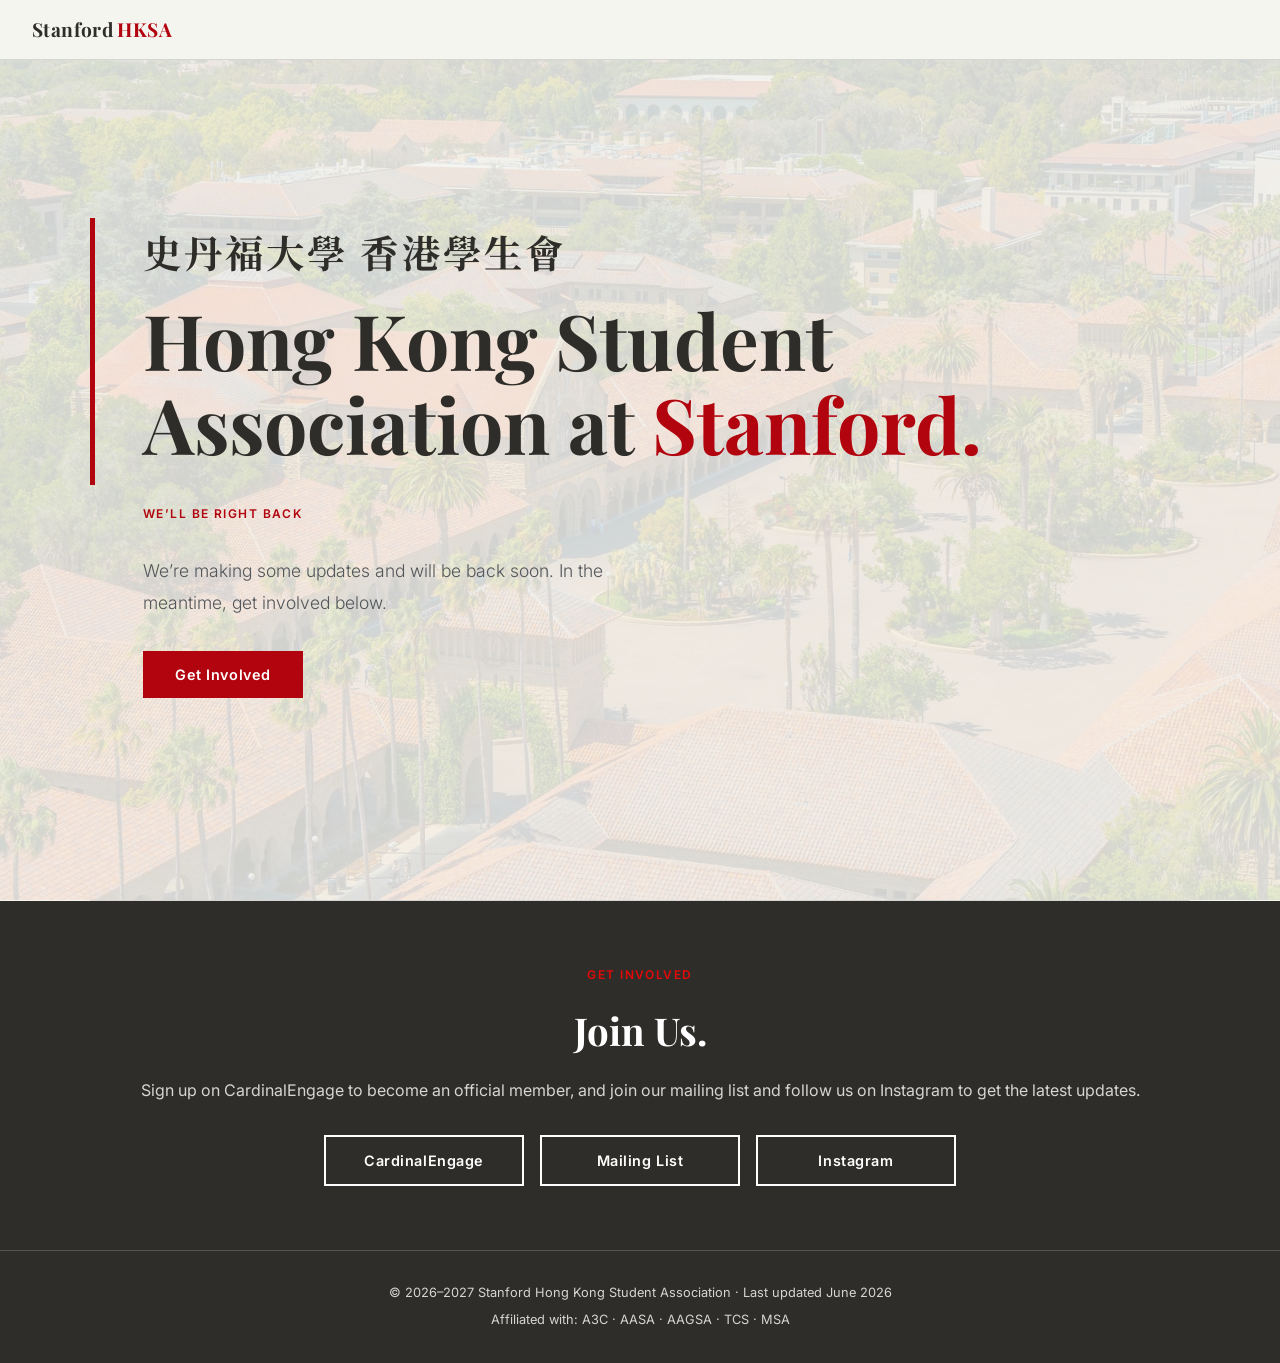
<file: index.html>
<!DOCTYPE html>
<html lang="en">
<head>
  <meta charset="UTF-8" />
  <meta name="viewport" content="width=device-width, initial-scale=1.0" />
  <title>Stanford HKSA</title>
  <link rel="icon" type="image/png" href="assets/favicon.png" />
  <meta property="og:image" content="assets/og-image.jpg" />
  <link href="https://fonts.googleapis.com/css2?family=Playfair+Display:wght@400;700&family=Inter:wght@300;400;500;600&family=Noto+Serif+TC:wght@400;700&family=Noto+Sans+TC:wght@300;400;500;600&display=swap" rel="stylesheet" />
  <style>
    :root {
      --red:          #B1040E;
      --black:        #2E2D29;
      --bg:           #F5F5F0;
      --white:        #FFFFFF;
      --grey:         #53565A;
      --border:       #D5D5D4;
      --font-display: 'Playfair Display', 'Noto Serif TC', serif;
      --font-body:    'Inter', 'Noto Sans TC', sans-serif;
    }

    *, *::before, *::after { box-sizing: border-box; margin: 0; padding: 0; }

    html { scroll-behavior: smooth; }

    body {
      font-family: var(--font-body);
      background: var(--bg);
      color: var(--black);
      font-size: 16px;
      line-height: 1.6;
    }

    /* NAV */
    nav {
      position: fixed;
      top: 0; left: 0; right: 0;
      background: var(--bg);
      border-bottom: 1px solid var(--border);
      z-index: 100;
      padding: 0 2rem;
      height: 60px;
      display: flex;
      align-items: center;
      justify-content: space-between;
    }

    .nav-logo {
      font-family: var(--font-display);
      font-size: 1.2rem;
      font-weight: 700;
      color: var(--black);
      text-decoration: none;
      letter-spacing: 0.02em;
    }

    .nav-logo span { color: var(--red); }

    /* HERO */
    .hero {
      min-height: 100vh;
      display: flex;
      align-items: center;
      padding: 80px 2rem 4rem;
      max-width: 100%;
      position: relative;
      overflow: hidden;
    }

    .hero::before {
      content: '';
      position: absolute;
      inset: 0;
      background-image: url('assets/hero.jpg');
      background-size: cover;
      background-position: center;
      opacity: 0.15;
      z-index: 0;
    }

    .hero-inner {
      position: relative;
      z-index: 1;
      max-width: 1100px;
      margin: 0 auto;
      width: 100%;
    }

    .hero-heading {
      display: flex;
      align-items: stretch;
      gap: 3rem;
      margin-bottom: 1.2rem;
    }

    .hero-bar {
      width: 5px;
      background: var(--red);
      flex-shrink: 0;
      align-self: stretch;
    }

    .hero-text h1 {
      font-family: var(--font-display);
      font-size: clamp(2.8rem, 6vw, 5rem);
      font-weight: 700;
      line-height: 1.1;
      color: var(--black);
      margin-bottom: 1.2rem;
    }

    .hero-text h1 em {
      font-style: normal;
      color: var(--red);
    }

    .hero-text p {
      font-size: 1.1rem;
      color: var(--grey);
      font-weight: 300;
      max-width: 480px;
      margin-bottom: 2rem;
      line-height: 1.8;
    }

    .hero-text .section-label {
      color: var(--red);
      font-size: 0.75rem;
      font-weight: 600;
      line-height: 1.6;
    }

    .hero-cta {
      display: inline-block;
      background: var(--red);
      color: var(--white);
      padding: 0.75rem 2rem;
      text-decoration: none;
      font-size: 0.9rem;
      font-weight: 600;
      letter-spacing: 0.04em;
      transition: opacity 0.2s;
    }

    .hero-cta:hover { opacity: 0.85; }

    .section-label {
      font-size: 0.75rem;
      font-weight: 600;
      letter-spacing: 0.12em;
      text-transform: uppercase;
      color: var(--red);
      margin-bottom: 1rem;
    }

    .divider {
      border: none;
      border-top: 1px solid var(--border);
      max-width: 1100px;
      margin: 0 auto;
    }

    /* JOIN */
    .join-block {
      background: var(--black);
      padding: 4rem 2rem;
      text-align: center;
    }

    .join-block .section-label { color: #E50808; }

    .section-title {
      font-family: var(--font-display);
      font-size: clamp(1.8rem, 3vw, 2.6rem);
      font-weight: 700;
      margin-bottom: 1rem;
    }

    .join-block .section-title { color: var(--white); }
    .join-block p { color: var(--border); margin-bottom: 2rem; font-size: 1rem; }

    .join-buttons { display: flex; gap: 1rem; flex-wrap: wrap; justify-content: center; }

    .join-cta {
      display: inline-block;
      border: 2px solid var(--white);
      color: var(--white);
      padding: 0.75rem 2rem;
      text-decoration: none;
      font-size: 0.9rem;
      font-weight: 600;
      letter-spacing: 0.04em;
      transition: background 0.2s, color 0.2s;
      min-width: 160px;
      text-align: center;
      flex: 1 0 auto;
      max-width: 200px;
    }

    .join-cta:hover { background: var(--white); color: var(--black); }

    /* FOOTER */
    footer {
      background: var(--black);
      border-top: 1px solid var(--grey);
      padding: 2rem;
      text-align: center;
    }

    footer p { font-size: 0.8rem; color: var(--border); }
    footer a { color: var(--border); text-decoration: none; transition: color 0.2s; }
    footer a:hover { color: var(--red); }

    /* MOBILE */
    @media (max-width: 600px) {
      .hero-heading { gap: 1.2rem; flex-direction: column; }
      .hero-bar { width: 40px; height: 5px; align-self: auto; }
      .hero-text > div[style] { padding-left: 0 !important; }
      .join-buttons { flex-direction: column; align-items: center; }
      .join-cta { width: 240px; }
    }
  </style>

  <!-- Google Analytics -->
  <script async src="https://www.googletagmanager.com/gtag/js?id=G-TLH5792XHT"></script>
  <script>
    window.dataLayer = window.dataLayer || [];
    function gtag(){dataLayer.push(arguments);}
    gtag('js', new Date());
    gtag('config', 'G-TLH5792XHT');
  </script>
</head>
<body>

  <!-- NAV -->
  <nav>
    <a href="#" class="nav-logo">Stanford <span>HKSA</span></a>
  </nav>

  <!-- HERO -->
  <div class="hero">
    <div class="hero-inner">
      <div class="hero-text">
        <div class="hero-heading">
          <div class="hero-bar"></div>
          <div>
            <p style="font-family:var(--font-display);font-size:clamp(1.8rem,3vw,2.6rem);font-weight:700;color:var(--black);letter-spacing:0.08em;margin-bottom:0.6rem;">史丹福大學 香港學生會</p>
            <h1>Hong Kong Student Association at <em>Stanford.</em></h1>
          </div>
        </div>
        <div style="padding-left: calc(5px + 3rem);">
          <p class="section-label">We&rsquo;ll Be Right Back</p>
          <p>We&rsquo;re making some updates and will be back soon. In the meantime, get involved below.</p>
          <a href="#join" class="hero-cta">Get Involved</a>
        </div>
      </div>
    </div>
  </div>

  <hr class="divider" />

  <!-- JOIN -->
  <div class="join-block" id="join">
    <div class="section-label">Get Involved</div>
    <h2 class="section-title">Join Us.</h2>
    <p>Sign up on CardinalEngage to become an official member, and join our mailing list and follow us on Instagram to get the latest updates.</p>
    <div class="join-buttons">
      <a href="https://cardinalengage.stanford.edu" class="join-cta" target="_blank" rel="noopener noreferrer">CardinalEngage</a>
      <a href="https://mailman.stanford.edu/mailman/listinfo/hksa" class="join-cta" target="_blank" rel="noopener noreferrer">Mailing List</a>
      <a href="https://www.instagram.com/stanfordhksa" class="join-cta" target="_blank" rel="noopener noreferrer">Instagram</a>
    </div>
  </div>

  <!-- FOOTER -->
  <footer id="contact">
    <p>&copy; 2026&ndash;2027 Stanford Hong Kong Student Association &middot; Last updated June 2026</p>
    <p style="margin-top:0.4rem;">Affiliated with: <a href="https://a3c.stanford.edu/" target="_blank" rel="noopener noreferrer">A3C</a> &middot; <a href="https://stanfordaasa.weebly.com/" target="_blank" rel="noopener noreferrer">AASA</a> &middot; <a href="https://sites.google.com/stanford.edu/aagsa/" target="_blank" rel="noopener noreferrer">AAGSA</a> &middot; <a href="https://taiwanese.stanford.edu/" target="_blank" rel="noopener noreferrer">TCS</a> &middot; MSA</p>
  </footer>

</body>
</html>
</file>
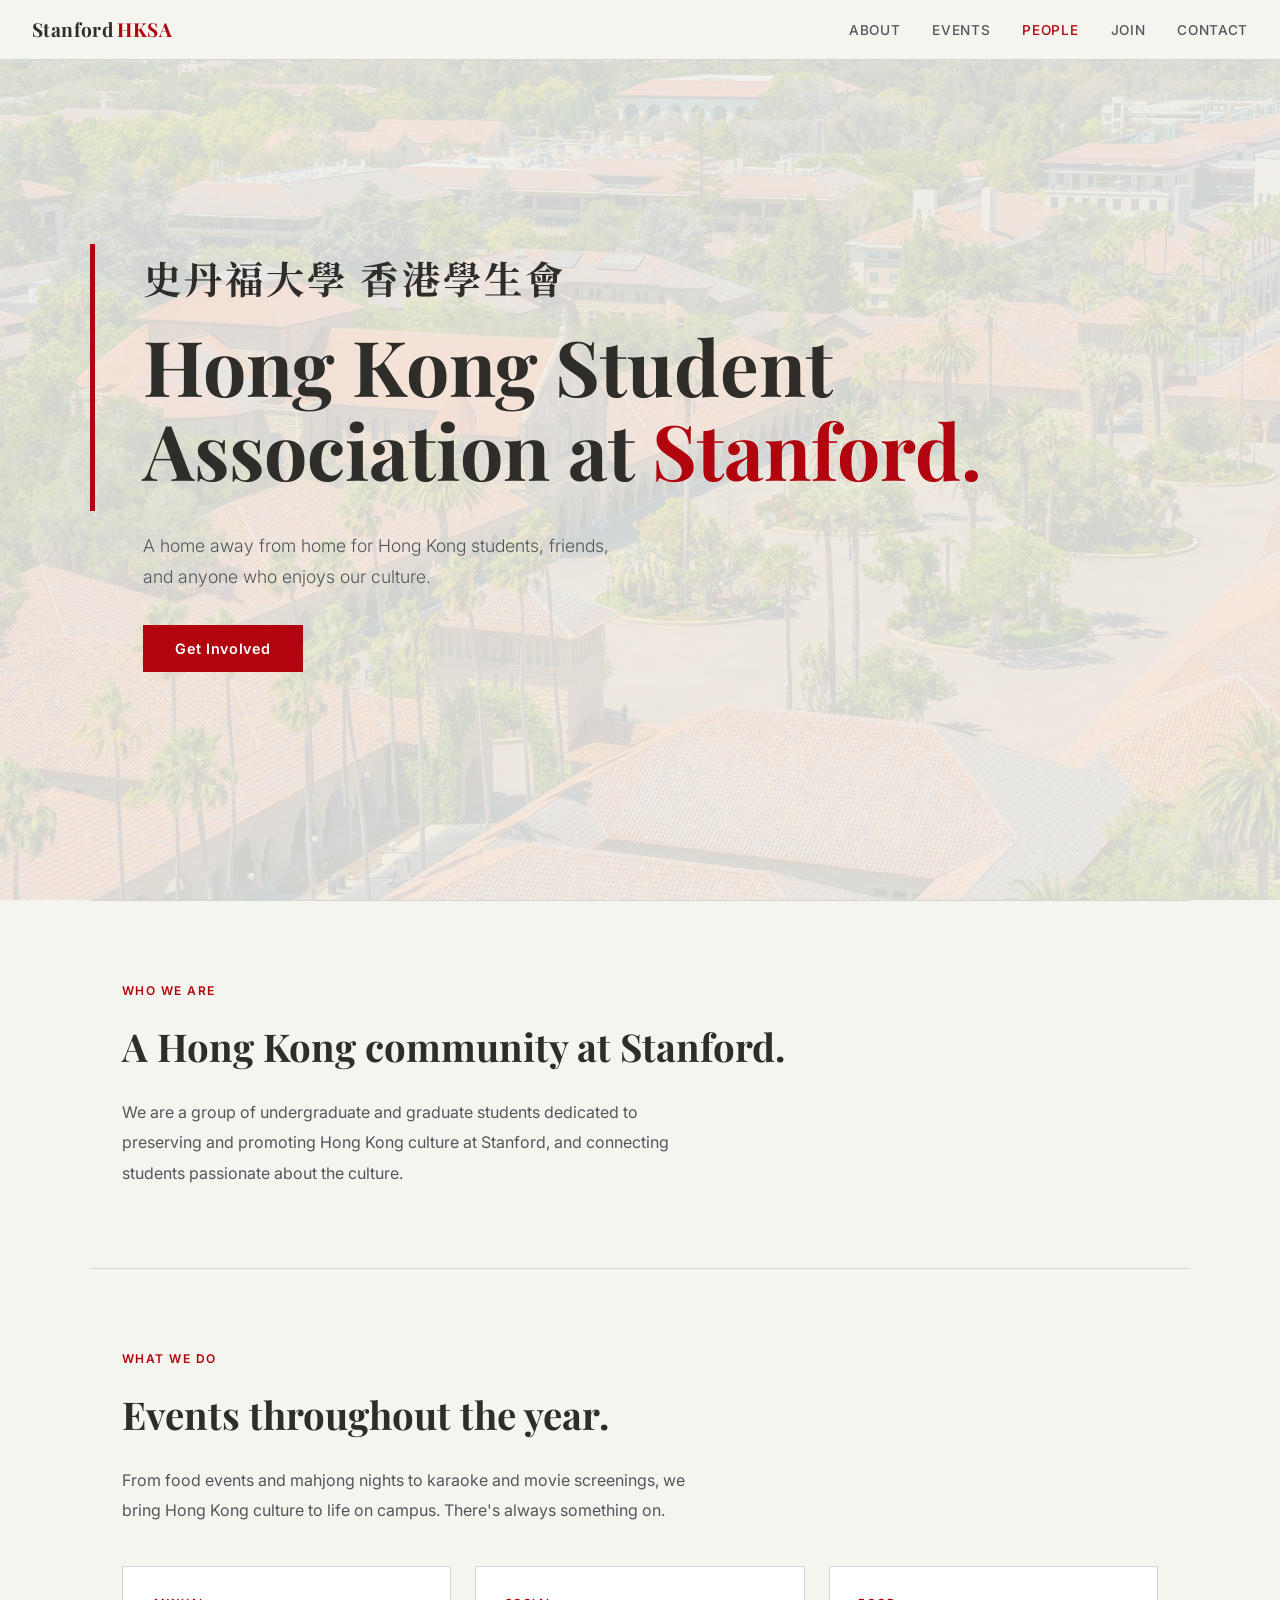
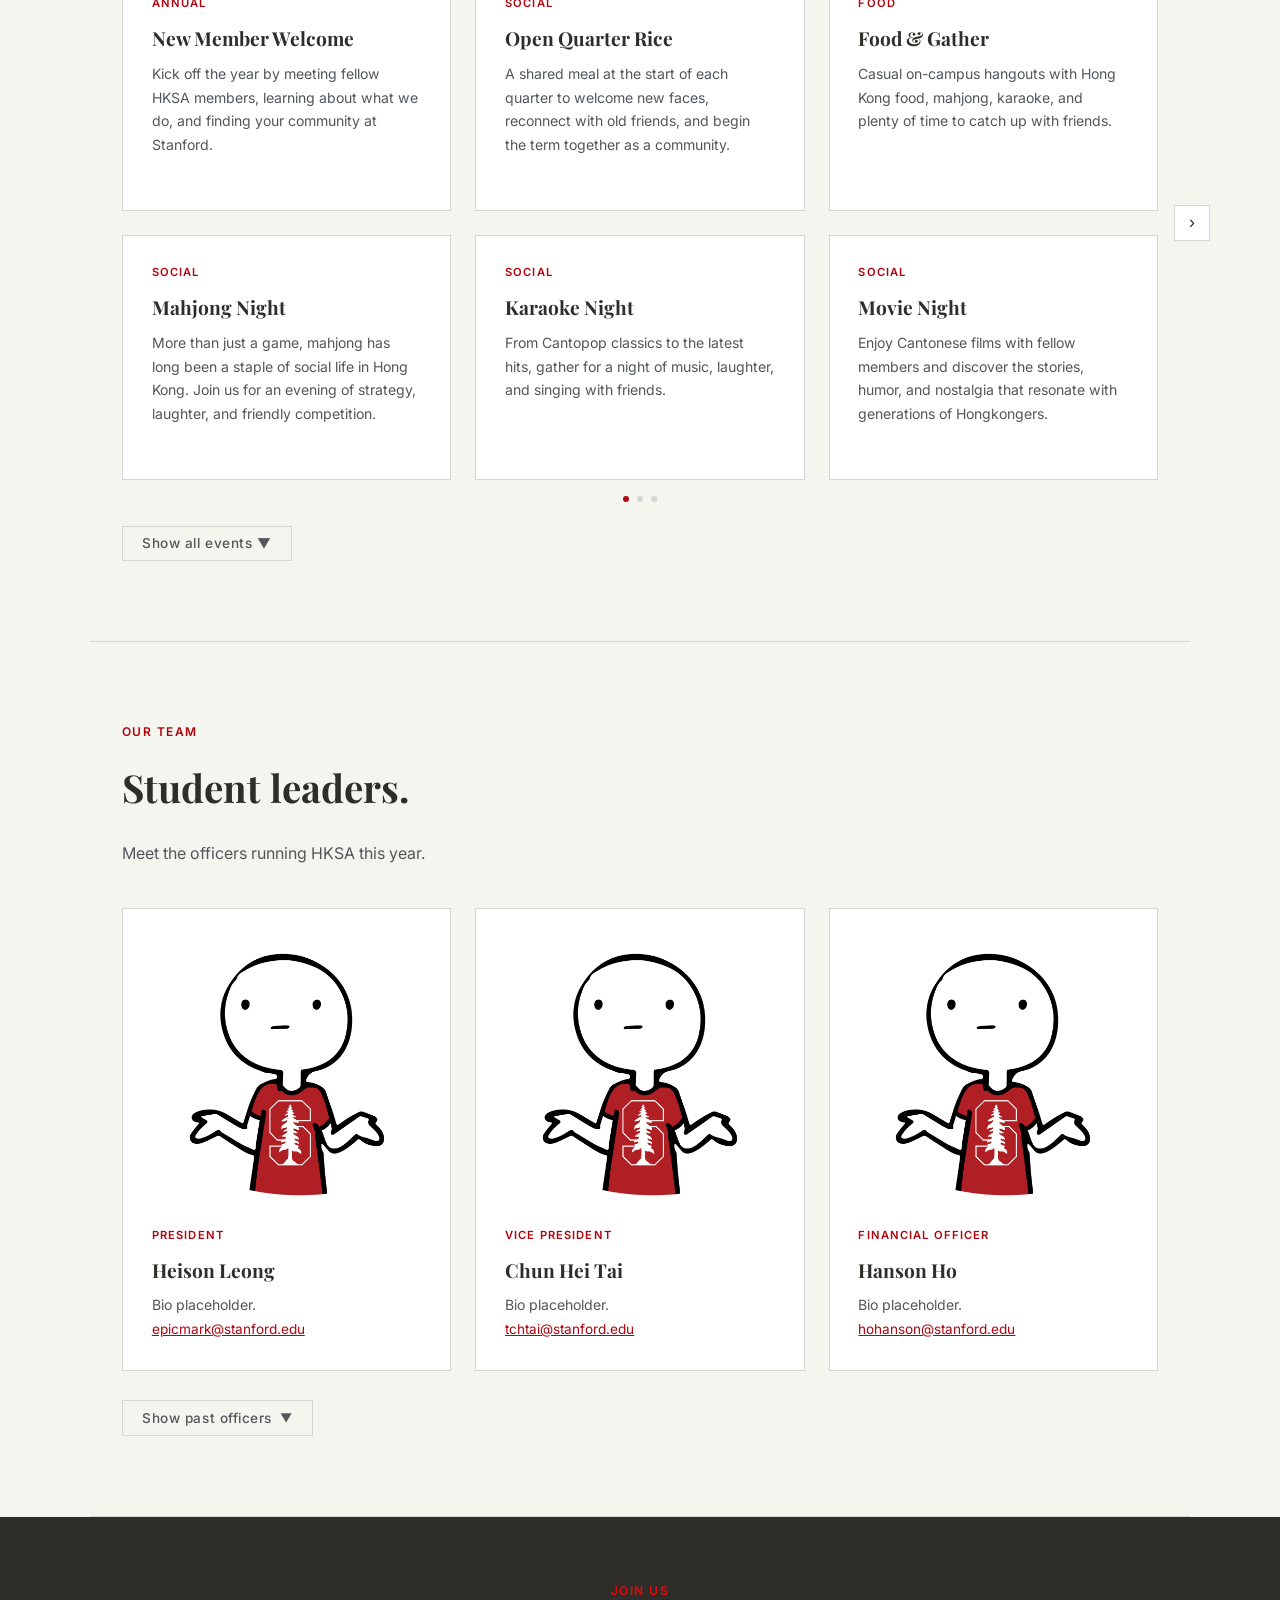
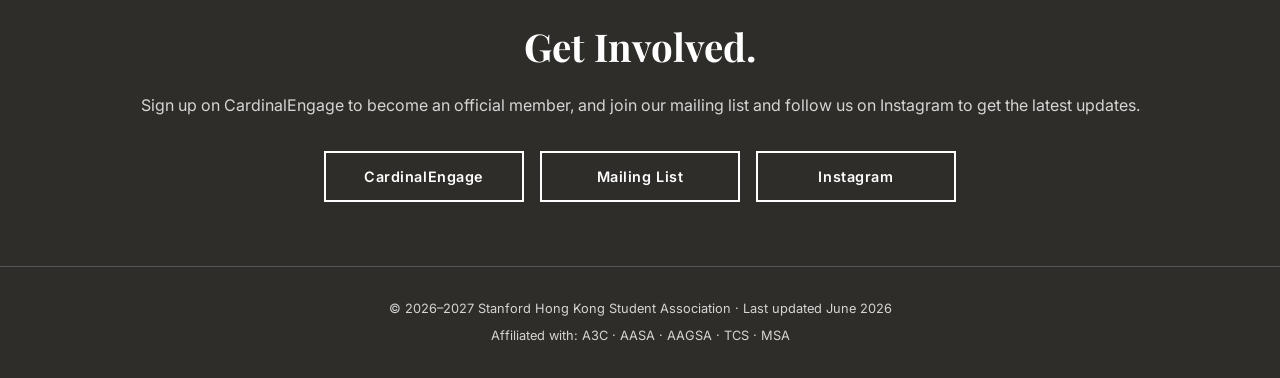
<file: index-preview.html>
<!DOCTYPE html>
<html lang="en">
<head>
  <meta charset="UTF-8" />
  <meta name="viewport" content="width=device-width, initial-scale=1.0" />
  <title>Stanford HKSA</title>
  <link rel="icon" type="image/png" href="assets/favicon.png" />
  <meta property="og:image" content="assets/og-image.jpg" />
  <link href="https://fonts.googleapis.com/css2?family=Playfair+Display:wght@400;700&family=Inter:wght@300;400;500;600&family=Noto+Serif+TC:wght@400;700&family=Noto+Sans+TC:wght@300;400;500;600&display=swap" rel="stylesheet" />
  <style>
    :root {
      --red:          #B1040E;
      --black:        #2E2D29;
      --bg:           #F5F5F0;
      --white:        #FFFFFF;
      --grey:         #53565A;
      --border:       #D5D5D4;
      --font-display: 'Playfair Display', 'Noto Serif TC', serif;
      --font-body:    'Inter', 'Noto Sans TC', sans-serif;
    }

    *, *::before, *::after { box-sizing: border-box; margin: 0; padding: 0; }

    html { scroll-behavior: smooth; }

    body {
      font-family: var(--font-body);
      background: var(--bg);
      color: var(--black);
      font-size: 16px;
      line-height: 1.6;
    }

    /* NAV */
    nav {
      position: fixed;
      top: 0; left: 0; right: 0;
      background: var(--bg);
      border-bottom: 1px solid var(--border);
      z-index: 100;
      padding: 0 2rem;
      height: 60px;
      display: flex;
      align-items: center;
      justify-content: space-between;
    }

    .nav-logo {
      font-family: var(--font-display);
      font-size: 1.2rem;
      font-weight: 700;
      color: var(--black);
      text-decoration: none;
      letter-spacing: 0.02em;
    }

    .nav-logo span { color: var(--red); }

    .nav-links {
      display: flex;
      gap: 2rem;
      list-style: none;
    }

    .nav-links a {
      font-size: 0.85rem;
      font-weight: 500;
      color: var(--grey);
      text-decoration: none;
      letter-spacing: 0.05em;
      text-transform: uppercase;
      transition: color 0.2s;
    }

    .nav-links a:hover { color: var(--red); }

    /* HERO */
    .hero {
      min-height: 100vh;
      display: flex;
      align-items: center;
      padding: 80px 2rem 4rem;
      max-width: 100%;
      position: relative;
      overflow: hidden;
    }

    .hero::before {
      content: '';
      position: absolute;
      inset: 0;
      background-image: url('assets/hero.jpg');
      background-size: cover;
      background-position: center;
      opacity: 0.15;
      z-index: 0;
    }

    .hero-inner {
      position: relative;
      z-index: 1;
      max-width: 1100px;
      margin: 0 auto;
      width: 100%;
    }

    .hero-heading {
      display: flex;
      align-items: stretch;
      gap: 3rem;
      margin-bottom: 1.2rem;
    }

    .hero-bar {
      width: 5px;
      background: var(--red);
      flex-shrink: 0;
      align-self: stretch;
    }

    .hero-text h1 {
      font-family: var(--font-display);
      font-size: clamp(2.8rem, 6vw, 5rem);
      font-weight: 700;
      line-height: 1.1;
      color: var(--black);
      margin-bottom: 1.2rem;
    }

    .hero-text h1 em {
      font-style: normal;
      color: var(--red);
    }

    .hero-text p {
      font-size: 1.1rem;
      color: var(--grey);
      font-weight: 300;
      max-width: 480px;
      margin-bottom: 2rem;
      line-height: 1.8;
    }

    .hero-cta {
      display: inline-block;
      background: var(--red);
      color: var(--white);
      padding: 0.75rem 2rem;
      text-decoration: none;
      font-size: 0.9rem;
      font-weight: 600;
      letter-spacing: 0.04em;
      transition: opacity 0.2s;
    }

    .hero-cta:hover { opacity: 0.85; }

    /* SECTIONS */
    section {
      padding: 5rem 2rem;
      max-width: 1100px;
      margin: 0 auto;
    }

    .section-label {
      font-size: 0.75rem;
      font-weight: 600;
      letter-spacing: 0.12em;
      text-transform: uppercase;
      color: var(--red);
      margin-bottom: 1rem;
    }

    .section-title {
      font-family: var(--font-display);
      font-size: clamp(1.8rem, 3vw, 2.6rem);
      font-weight: 700;
      color: var(--black);
      margin-bottom: 1.2rem;
    }

    .section-body {
      font-size: 1rem;
      color: var(--grey);
      max-width: 580px;
      line-height: 1.9;
    }

    .divider {
      border: none;
      border-top: 1px solid var(--border);
      max-width: 1100px;
      margin: 0 auto;
    }

    /* CARDS (shared by events and people) */
    .card-grid {
      display: grid;
      grid-template-columns: repeat(3, 1fr);
      gap: 1.5rem;
      margin-top: 2.5rem;
    }

    .card {
      background: var(--white);
      padding: 1.8rem;
      border: 1px solid var(--border);
      transition: border-color 0.2s;
      min-width: 0;
    }

    .card:hover { border-color: var(--red); }

    .card-tag {
      font-size: 0.7rem;
      font-weight: 600;
      letter-spacing: 0.1em;
      text-transform: uppercase;
      color: var(--red);
      margin-bottom: 0.6rem;
    }

    .card h3 {
      font-family: var(--font-display);
      font-size: 1.2rem;
      color: var(--black);
      margin-bottom: 0.5rem;
    }

    .card p {
      font-size: 0.88rem;
      color: var(--grey);
      line-height: 1.7;
    }

    /* OFFICER PHOTO */
    .officer-photo {
      width: 100%;
      height: auto;
      display: block;
      margin-bottom: 1.2rem;
      background: var(--bg);
    }

    /* PAST OFFICERS TOGGLE */
    .past-toggle {
      display: inline-flex;
      align-items: center;
      gap: 0.5rem;
      margin-top: 1.8rem;
      background: none;
      border: 1px solid var(--border);
      color: var(--grey);
      font-family: var(--font-body);
      font-size: 0.85rem;
      font-weight: 500;
      letter-spacing: 0.04em;
      padding: 0.55rem 1.2rem;
      cursor: pointer;
      transition: border-color 0.2s, color 0.2s;
    }

    .past-toggle:hover { border-color: var(--red); color: var(--red); }

    .past-toggle .toggle-chevron {
      display: inline-block;
      transition: transform 0.25s;
      font-style: normal;
      font-size: 0.75rem;
    }

    .past-toggle.open .toggle-chevron { transform: rotate(180deg); }

    .past-officers {
      overflow: hidden;
      max-height: 0;
      transition: max-height 0.35s ease;
    }

    .past-officers.open { max-height: 2000px; }

    .past-year-label {
      font-size: 0.75rem;
      font-weight: 600;
      letter-spacing: 0.1em;
      text-transform: uppercase;
      color: var(--grey);
      margin: 2rem 0 1rem;
    }

    .exec-row {
      display: flex;
      align-items: baseline;
      gap: 0.75rem;
      margin-top: 1rem;
      padding-top: 0.8rem;
      border-top: 1px solid var(--border);
    }

    .exec-names {
      font-size: 0.88rem;
      color: var(--grey);
    }

    .exec-row .card-tag {
      flex-shrink: 0;
      width: 120px;
      min-width: 120px;
      margin-bottom: 0;
    }

    /* JOIN */
    .join-block {
      background: var(--black);
      padding: 4rem 2rem;
      text-align: center;
    }

    .join-block .section-label { color: #E50808; }
    .join-block .section-title { color: var(--white); margin-bottom: 1rem; }
    .join-block p { color: var(--border); margin-bottom: 2rem; font-size: 1rem; }

    .join-cta {
      display: inline-block;
      border: 2px solid var(--white);
      color: var(--white);
      padding: 0.75rem 2rem;
      text-decoration: none;
      font-size: 0.9rem;
      font-weight: 600;
      letter-spacing: 0.04em;
      transition: background 0.2s, color 0.2s;
      min-width: 160px;
      text-align: center;
    }

    .join-cta:hover { background: var(--white); color: var(--black); }
    .join-buttons { display: flex; gap: 1rem; flex-wrap: wrap; justify-content: center; }
    .join-buttons .join-cta { flex: 1 0 auto; max-width: 200px; }

    /* FOOTER */
    footer {
      background: var(--black);
      border-top: 1px solid var(--grey);
      padding: 2rem;
      text-align: center;
    }

    footer p { font-size: 0.8rem; color: var(--border); }
    footer a { color: var(--border); text-decoration: none; transition: color 0.2s; }
    footer a:hover { color: var(--red); }

    /* EVENTS CAROUSEL - desktop */
    .carousel-wrap {
      position: relative;
      margin-top: 2.5rem;
    }

    .carousel-arr {
      /* --- easy to restyle: change width/height/border-radius/color here --- */
      width: 36px;
      height: 36px;
      border-radius: 0;
      border: 1px solid var(--border);
      background: var(--white);
      color: var(--black);
      display: flex;
      align-items: center;
      justify-content: center;
      cursor: pointer;
      font-size: 1.1rem;
      transition: border-color 0.2s, color 0.2s;
      position: absolute;
      top: 50%;
      transform: translateY(-50%);
    }

    .carousel-arr:hover { border-color: var(--red); color: var(--red); }
    .carousel-arr[hidden] { display: none; }

    #evtPrev { left: -52px; }
    #evtNext { right: -52px; }

    .carousel-viewport {
      width: 100%;
      overflow: hidden;
    }

    /* --- easy to change layout: adjust grid-template here --- */
    .carousel-grid {
      display: grid;
      grid-template-columns: repeat(3, 1fr);
      grid-template-rows: repeat(2, auto);
      gap: 1.5rem;
    }

    .evt-expand-btn {
      display: inline-flex;
      align-items: center;
      gap: 0.5rem;
      margin-top: 1.5rem;
      background: none;
      border: 1px solid var(--border);
      color: var(--grey);
      font-family: var(--font-body);
      font-size: 0.85rem;
      font-weight: 500;
      letter-spacing: 0.04em;
      padding: 0.55rem 1.2rem;
      cursor: pointer;
      transition: border-color 0.2s, color 0.2s;
    }

    .evt-expand-btn:hover { border-color: var(--red); color: var(--red); }

    .card-ghost {
      visibility: hidden;
      pointer-events: none;
    }

    /* PAGE INDICATOR DOTS */
    .carousel-dots {
      display: flex;
      gap: 0.5rem;
      justify-content: center;
      margin-top: 1rem;
    }

    .carousel-dot {
      width: 6px;
      height: 6px;
      border-radius: 50%;
      background: var(--border);
      border: none;
      padding: 0;
      cursor: pointer;
      transition: background 0.2s;
    }

    .carousel-dot.active { background: var(--red); }

    /* ACTIVE NAV HIGHLIGHT */
    .nav-links a.nav-active { color: var(--red); }

    /* RESPONSIVE - all mobile rules consolidated here */
    @media (max-width: 600px) {
      .nav-links { display: none; }
      .hero-heading { gap: 1.2rem; flex-direction: column; }
      .hero-bar { width: 40px; height: 5px; align-self: auto; }
      .hero-text > div[style] { padding-left: 0 !important; }
      .card-grid { grid-template-columns: 1fr; }
      .evt-expand-btn { display: none; }
      .carousel-dots { display: none; }
      .join-buttons { flex-direction: column; align-items: center; }
      .join-cta { width: 240px; }
      .carousel-wrap { gap: 0; }
      .carousel-arr { display: none; }
      .carousel-viewport {
        overflow-x: auto;
        scroll-snap-type: x mandatory;
        -webkit-overflow-scrolling: touch;
        scrollbar-width: none;
      }
      .carousel-viewport::-webkit-scrollbar { display: none; }
      .carousel-grid {
        display: grid;
        grid-auto-flow: column;
        grid-template-rows: repeat(3, auto);
        grid-template-columns: unset;
        width: max-content;
        gap: 1rem;
      }
      .carousel-grid .card {
        width: 75vw;
        scroll-snap-align: start;
      }
      .exec-row .card-tag {
        width: 80px;
        min-width: 80px;
      }
    }
  </style>

  <!-- Google tag (gtag.js) -->
  <script async src="https://www.googletagmanager.com/gtag/js?id=G-TLH5792XHT"></script>
  <script>
    window.dataLayer = window.dataLayer || [];
    function gtag(){dataLayer.push(arguments);}
    gtag('js', new Date());

    gtag('config', 'G-TLH5792XHT');
  </script>
</head>
<body>

  <!-- NAV -->
  <nav>
    <a href="#" class="nav-logo">Stanford <span>HKSA</span></a>
    <ul class="nav-links">
      <li><a href="#about">About</a></li>
      <li><a href="#events">Events</a></li>
      <li><a href="#people">People</a></li>
      <li><a href="#join">Join</a></li>
      <li><a href="#contact">Contact</a></li>
    </ul>
  </nav>

  <!-- HERO -->
  <div class="hero">
    <div class="hero-inner">
      <div class="hero-text">
        <div class="hero-heading">
          <div class="hero-bar"></div>
          <div>
            <p style="font-family:var(--font-display);font-size:clamp(1.8rem,3vw,2.6rem);font-weight:700;color:var(--black);letter-spacing:0.08em;margin-bottom:0.6rem;">史丹福大學 香港學生會</p>
            <h1>Hong Kong Student Association at <em>Stanford.</em></h1>
          </div>
        </div>
        <div style="padding-left: calc(5px + 3rem);">
          <p>A home away from home for Hong Kong students, friends, and anyone who enjoys our culture.</p>
          <a href="#join" class="hero-cta">Get Involved</a>
        </div>
      </div>
    </div>
  </div>

  <hr class="divider" />

  <!-- ABOUT -->
  <section id="about">
    <div class="section-label">Who We Are</div>
    <h2 class="section-title">A Hong Kong community at Stanford.</h2>
    <p class="section-body">We are a group of undergraduate and graduate students dedicated to preserving and promoting Hong Kong culture at Stanford, and connecting students passionate about the culture.</p>
  </section>

  <hr class="divider" />

  <!-- EVENTS -->
  <section id="events">
    <div class="section-label">What We Do</div>
    <h2 class="section-title">Events throughout the year.</h2>
    <p class="section-body">From food events and mahjong nights to karaoke and movie screenings, we bring Hong Kong culture to life on campus. There's always something on.</p>
    <div class="carousel-wrap" id="eventsCarousel">
      <button class="carousel-arr" id="evtPrev" onclick="evtMove(-1)" aria-label="Previous" hidden>&#8249;</button>
      <div class="carousel-viewport">
        <div class="carousel-grid" id="evtGrid">
          <div class="card">
            <div class="card-tag">Annual</div>
            <h3>New Member Welcome</h3>
            <p>Kick off the year by meeting fellow HKSA members, learning about what we do, and finding your community at Stanford.</p>
          </div>
          <div class="card">
            <div class="card-tag">Social</div>
            <h3>Open Quarter Rice</h3>
            <p>A shared meal at the start of each quarter to welcome new faces, reconnect with old friends, and begin the term together as a community.</p>
          </div>
          <div class="card">
            <div class="card-tag">Food</div>
            <h3>Food &amp; Gather</h3>
            <p>Casual on-campus hangouts with Hong Kong food, mahjong, karaoke, and plenty of time to catch up with friends.</p>
          </div>
          <div class="card">
            <div class="card-tag">Social</div>
            <h3>Mahjong Night</h3>
            <p>More than just a game, mahjong has long been a staple of social life in Hong Kong. Join us for an evening of strategy, laughter, and friendly competition.</p>
          </div>
          <div class="card">
            <div class="card-tag">Social</div>
            <h3>Karaoke Night</h3>
            <p>From Cantopop classics to the latest hits, gather for a night of music, laughter, and singing with friends.</p>
          </div>
          <div class="card">
            <div class="card-tag">Social</div>
            <h3>Movie Night</h3>
            <p>Enjoy Cantonese films with fellow members and discover the stories, humor, and nostalgia that resonate with generations of Hongkongers.</p>
          </div>
          <div class="card">
            <div class="card-tag">Cultural</div>
            <h3>Winter Solstice</h3>
            <p>Celebrated widely in Hong Kong, the Winter Solstice is a time for reunion and togetherness. Join us as we mark the occasion with food and community.</p>
          </div>
          <div class="card">
            <div class="card-tag">Cultural</div>
            <h3>Chinese New Year</h3>
            <p>Celebrate the start of the new year with fai chun calligraphy, festive treats, and traditional customs as we share one of Hong Kong&rsquo;s most cherished celebrations.</p>
          </div>
          <div class="card">
            <div class="card-tag">Annual</div>
            <h3>Chinese New Year Hotpot</h3>
            <p>Gather around the hotpot table to celebrate the beginning of a new year with students and alumni, sharing good food and good company.</p>
          </div>
          <div class="card">
            <div class="card-tag">Food</div>
            <h3>Dim Sum Run</h3>
            <p>Explore some of the Bay Area&rsquo;s best dim sum restaurants and experience one of Hong Kong&rsquo;s most beloved dining traditions.</p>
          </div>
          <div class="card">
            <div class="card-tag">Social</div>
            <h3>Hongkongers in the Bay Area</h3>
            <p>Connect with Hong Kong professionals and alumni across a range of industries, fostering mentorship and cultural connections across generations.</p>
          </div>
          <div class="card">
            <div class="card-tag">Social</div>
            <h3>Berkeley Mixer</h3>
            <p>Strengthen ties with fellow Hong Kong students across the Bay Area and celebrate our shared culture.</p>
          </div>
          <div class="card">
            <div class="card-tag">Annual</div>
            <h3>Spring Retreat</h3>
            <p>An off-campus getaway to relax, explore, and create lasting memories as we celebrate another year together.</p>
          </div>
          <div class="card">
            <div class="card-tag">Annual</div>
            <h3>Year-End Celebration</h3>
            <p>Close out the academic year with hotpot, karaoke, and a chance to celebrate our graduating members and reconnect with alumni.</p>
          </div>
          <div class="card card-ghost" aria-hidden="true"></div>
          <div class="card card-ghost" aria-hidden="true"></div>
          <div class="card card-ghost" aria-hidden="true"></div>
          <div class="card card-ghost" aria-hidden="true"></div>
        </div>
      </div>
      <button class="carousel-arr" id="evtNext" onclick="evtMove(1)" aria-label="Next">&#8250;</button>
    </div>
    <div class="carousel-dots" id="evtDots"></div>
    <button class="evt-expand-btn" id="evtExpandBtn" onclick="evtToggleExpand()">Show all events &#9660;</button>
  </section>

  <hr class="divider" />

  <!-- PEOPLE -->
  <section id="people">
    <div class="section-label">Our Team</div>
    <h2 class="section-title">Student leaders.</h2>
    <p class="section-body">Meet the officers running HKSA this year.</p>
    <div class="card-grid">
      <div class="card">
        <img src="assets/headshot-epicmark.png" alt="Heison Leong" class="officer-photo" width="250" height="250" />
        <div class="card-tag">President</div>
        <h3>Heison Leong</h3>
        <p>Bio placeholder.</p>
        <p><a href="mailto:epicmark@stanford.edu" style="color:var(--red);font-size:0.85rem;">epicmark@stanford.edu</a></p>
      </div>
      <div class="card">
        <img src="assets/headshot-tchtai.png" alt="Chun Hei Tai" class="officer-photo" width="250" height="250" />
        <div class="card-tag">Vice President</div>
        <h3>Chun Hei Tai</h3>
        <p>Bio placeholder.</p>
        <p><a href="mailto:tchtai@stanford.edu" style="color:var(--red);font-size:0.85rem;">tchtai@stanford.edu</a></p>
      </div>
      <div class="card">
        <img src="assets/headshot-hohanson.png" alt="Hanson Ho" class="officer-photo" width="250" height="250" />
        <div class="card-tag">Financial Officer</div>
        <h3>Hanson Ho</h3>
        <p>Bio placeholder.</p>
        <p><a href="mailto:hohanson@stanford.edu" style="color:var(--red);font-size:0.85rem;">hohanson@stanford.edu</a></p>
      </div>
    </div>

    <button class="past-toggle" id="pastToggle" onclick="
      this.classList.toggle('open');
      document.getElementById('pastOfficers').classList.toggle('open');
      this.querySelector('.toggle-label').textContent = this.classList.contains('open') ? 'Hide past officers' : 'Show past officers';
    " aria-expanded="false">
      <span class="toggle-label">Show past officers</span>
      <i class="toggle-chevron">&#9660;</i>
    </button>

    <div class="past-officers" id="pastOfficers">

      <div class="past-year-label">2025&ndash;26</div>
      <div class="card-grid">
        <div class="card">
          <div class="card-tag">President</div>
          <h3>Clive Chung</h3>
          <!-- <p><a href="mailto:lychung@stanford.edu" style="color:var(--red);font-size:0.85rem;">lychung@stanford.edu</a></p> -->
        </div>
        <div class="card">
          <div class="card-tag">Vice President</div>
          <h3>Camille Vong</h3>
          <!-- <p><a href="mailto:csvong@stanford.edu" style="color:var(--red);font-size:0.85rem;">csvong@stanford.edu</a></p> -->
        </div>
        <div class="card">
          <div class="card-tag">Financial Officer</div>
          <h3>Hanson Ho</h3>
          <!-- <p><a href="mailto:hohanson@stanford.edu" style="color:var(--red);font-size:0.85rem;">hohanson@stanford.edu</a></p> -->
        </div>
      </div>
      <div class="exec-row">
        <span class="card-tag" style="margin-bottom:0;">Executive Team</span>
        <span class="exec-names">Dominic Cheng &middot; Alana Chiang &middot; Alexis Lee &middot; Heison Leong &middot; Cindy Shum &middot; Rebecca Zhang</span>
      </div>

      <div class="past-year-label">2024&ndash;25</div>
      <div class="card-grid">
        <div class="card">
          <div class="card-tag">President</div>
          <h3>Milly Wong</h3>
          <!-- <p><a href="mailto:millywy@stanford.edu" style="color:var(--red);font-size:0.85rem;">millywy@stanford.edu</a></p> -->
        </div>
        <div class="card">
          <div class="card-tag">Vice President</div>
          <h3>Erika Yong</h3>
          <!-- <p><a href="mailto:erikay@stanford.edu" style="color:var(--red);font-size:0.85rem;">erikay@stanford.edu</a></p> -->
        </div>
        <div class="card">
          <div class="card-tag">Financial Officer</div>
          <h3>Hanson Ho</h3>
          <!-- <p><a href="mailto:hohanson@stanford.edu" style="color:var(--red);font-size:0.85rem;">hohanson@stanford.edu</a></p> -->
        </div>
      </div>
      <div class="exec-row">
        <span class="card-tag" style="margin-bottom:0;">Executive Team</span>
        <span class="exec-names">Clive Chung &middot; Edward Tang &middot; Gordon Yeung &middot; Chinat Yu</span>
      </div>

      <div class="past-year-label">2023&ndash;24</div>
      <div class="card-grid">
        <div class="card">
          <div class="card-tag">Co-President</div>
          <h3>Carson Chan</h3>
          <!-- <p><a href="mailto:carsonok@stanford.edu" style="color:var(--red);font-size:0.85rem;">carsonok@stanford.edu</a></p> -->
          <!-- <p><a href="mailto:c.chan@alumni.stanford.edu" style="color:var(--red);font-size:0.85rem;">c.chan@alumni.stanford.edu</a></p> -->
        </div>
        <div class="card">
          <div class="card-tag">Co-President</div>
          <h3>Jessie Kong</h3>
          <!-- <p><a href="mailto:jkong2@stanford.edu" style="color:var(--red);font-size:0.85rem;">jkong2@stanford.edu</a></p> -->
        </div>
        <div class="card">
          <div class="card-tag">Financial Officer</div>
          <h3>Erika Yong</h3>
          <!-- <p><a href="mailto:erikay@stanford.edu" style="color:var(--red);font-size:0.85rem;">erikay@stanford.edu</a></p> -->
        </div>
      </div>
      <div class="exec-row">
        <span class="card-tag" style="margin-bottom:0;">Executive Team</span>
        <span class="exec-names">Hanson Ho &middot; Milly Wong</span>
      </div>

    </div>
  </section>

  <hr class="divider" />

  <!-- JOIN -->
  <div class="join-block" id="join">
    <div class="section-label">Join Us</div>
    <h2 class="section-title">Get Involved.</h2>
    <p>Sign up on CardinalEngage to become an official member, and join our mailing list and follow us on Instagram to get the latest updates.</p>
    <div class="join-buttons">
      <a href="https://cardinalengage.stanford.edu" class="join-cta" target="_blank" rel="noopener noreferrer">CardinalEngage</a>
      <a href="https://mailman.stanford.edu/mailman/listinfo/hksa" class="join-cta" target="_blank" rel="noopener noreferrer">Mailing List</a>
      <a href="https://www.instagram.com/stanfordhksa" class="join-cta" target="_blank" rel="noopener noreferrer">Instagram</a>
    </div>
  </div>

  <!-- FOOTER -->
  <footer id="contact">
    <p>&copy; 2026&ndash;2027 Stanford Hong Kong Student Association &middot; Last updated June 2026</p>
    <p style="margin-top: 0.4rem;">Affiliated with: <a href="https://a3c.stanford.edu/" target="_blank" rel="noopener noreferrer">A3C</a> &middot; <a href="https://stanfordaasa.weebly.com/" target="_blank" rel="noopener noreferrer">AASA</a> &middot; <a href="https://sites.google.com/stanford.edu/aagsa/" target="_blank" rel="noopener noreferrer">AAGSA</a> &middot; <a href="https://taiwanese.stanford.edu/" target="_blank" rel="noopener noreferrer">TCS</a> &middot; MSA</p>
  </footer>

  <script>
    /* EVENTS CAROUSEL
       To change grid layout: update PER_PAGE to match cols x rows in .carousel-grid CSS */
    (function() {
      var PER_PAGE = 6; /* 3 cols x 2 rows -- change this if you change the grid */
      var MOBILE_BP = 600; /* must match @media max-width in CSS */
      var page = 0;
      var expanded = false;
      var allCards = document.querySelectorAll('#evtGrid .card');
      var cards = Array.prototype.filter.call(allCards, function(c) {
        return !c.classList.contains('card-ghost');
      });
      var ghosts = Array.prototype.filter.call(allCards, function(c) {
        return c.classList.contains('card-ghost');
      });
      var total = cards.length;
      var maxPage = Math.ceil(total / PER_PAGE) - 1;
      var prev = document.getElementById('evtPrev');
      var next = document.getElementById('evtNext');
      var expandBtn = document.getElementById('evtExpandBtn');
      var dotsContainer = document.getElementById('evtDots');

      /* Build dots */
      var dots = [];
      for (var d = 0; d <= maxPage; d++) {
        var dot = document.createElement('button');
        dot.className = 'carousel-dot';
        dot.setAttribute('aria-label', 'Page ' + (d + 1));
        (function(idx) { dot.onclick = function() { if (!expanded) show(idx); }; })(d);
        dotsContainer.appendChild(dot);
        dots.push(dot);
      }

      function updateDots(p) {
        dots.forEach(function(dot, i) {
          dot.classList.toggle('active', i === p);
        });
        dotsContainer.style.display = expanded ? 'none' : '';
      }

      function isMobile() { return window.innerWidth <= MOBILE_BP; }

      function equalizeHeights() {
        cards.forEach(function(c) { c.style.display = ''; c.style.minHeight = ''; });
        ghosts.forEach(function(c) { c.style.display = 'none'; });
        var maxH = 0;
        cards.forEach(function(c) { var h = c.offsetHeight; if (h > maxH) maxH = h; });
        cards.forEach(function(c) { c.style.minHeight = maxH + 'px'; });
        ghosts.forEach(function(c) { c.style.minHeight = maxH + 'px'; });
      }

      function showAll() {
        cards.forEach(function(c) { c.style.display = ''; c.style.minHeight = ''; });
        ghosts.forEach(function(c) { c.style.display = 'none'; });
        prev.hidden = true;
        next.hidden = true;
        dotsContainer.style.display = 'none';
      }

      function show(p) {
        page = p;
        var start = page * PER_PAGE;
        var end = start + PER_PAGE;
        cards.forEach(function(c, i) {
          c.style.display = (i >= start && i < end) ? '' : 'none';
        });
        var realOnPage = Math.min(end, total) - start;
        var ghostsNeeded = PER_PAGE - realOnPage;
        ghosts.forEach(function(c, i) {
          c.style.display = (page === maxPage && i < ghostsNeeded) ? '' : 'none';
        });
        prev.hidden = (page === 0);
        next.hidden = (page === maxPage);
        updateDots(page);
      }

      function init() {
        if (isMobile()) {
          showAll();
        } else if (expanded) {
          showAll();
        } else {
          equalizeHeights();
          show(0);
        }
      }

      window.evtMove = function(dir) { if (!isMobile() && !expanded) show(page + dir); };

      window.evtToggleExpand = function() {
        expanded = !expanded;
        if (expanded) {
          showAll();
          expandBtn.innerHTML = 'Show fewer &#9650;';
        } else {
          equalizeHeights();
          show(0);
          expandBtn.innerHTML = 'Show all events &#9660;';
        }
      };

      window.addEventListener('load', init);
      window.addEventListener('resize', init);
    })();

    /* ACTIVE NAV HIGHLIGHT via IntersectionObserver */
    (function() {
      var sections = document.querySelectorAll('section[id], div[id="join"]');
      var navLinks = document.querySelectorAll('.nav-links a');

      function setActive(id) {
        navLinks.forEach(function(a) {
          a.classList.toggle('nav-active', a.getAttribute('href') === '#' + id);
        });
      }

      var observer = new IntersectionObserver(function(entries) {
        entries.forEach(function(entry) {
          if (entry.isIntersecting) setActive(entry.target.id);
        });
      }, { rootMargin: '-40% 0px -55% 0px', threshold: 0 });

      sections.forEach(function(s) { observer.observe(s); });
    })();
  </script>
</body>
</html>
</file>
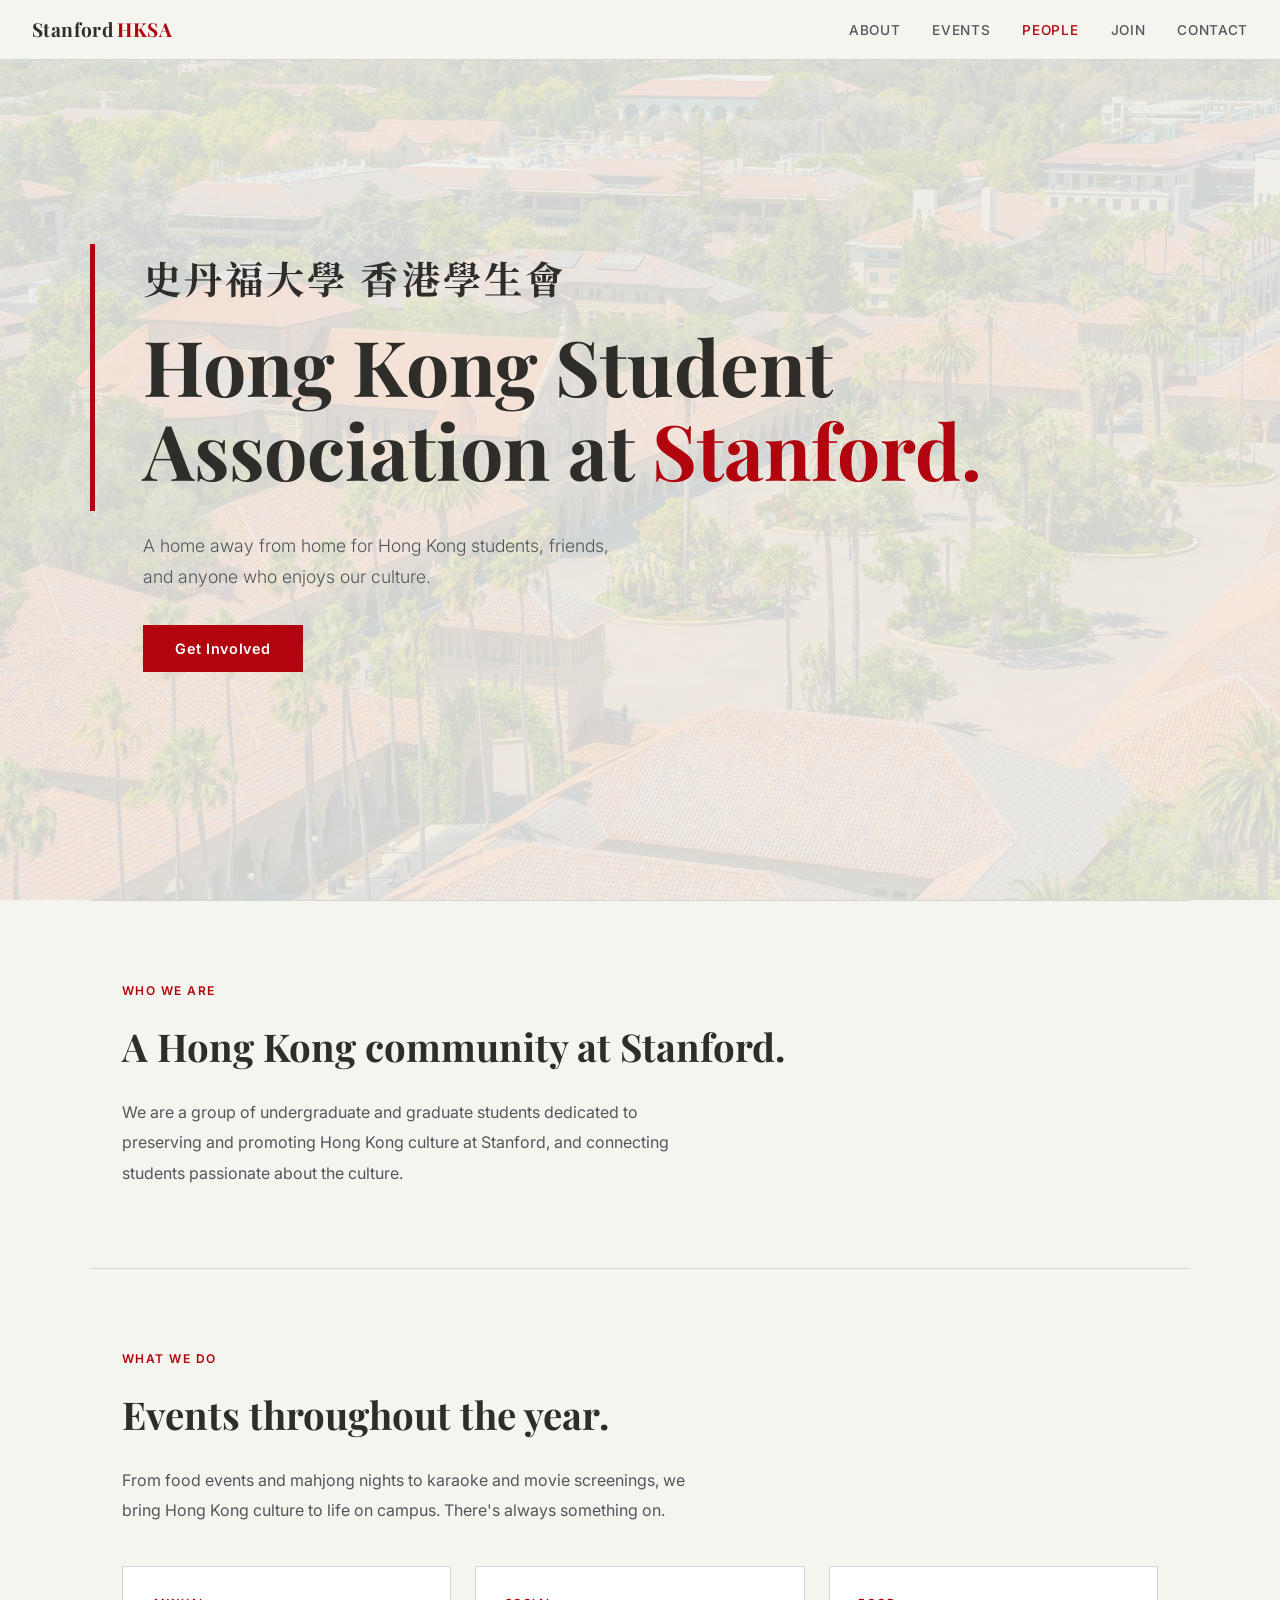
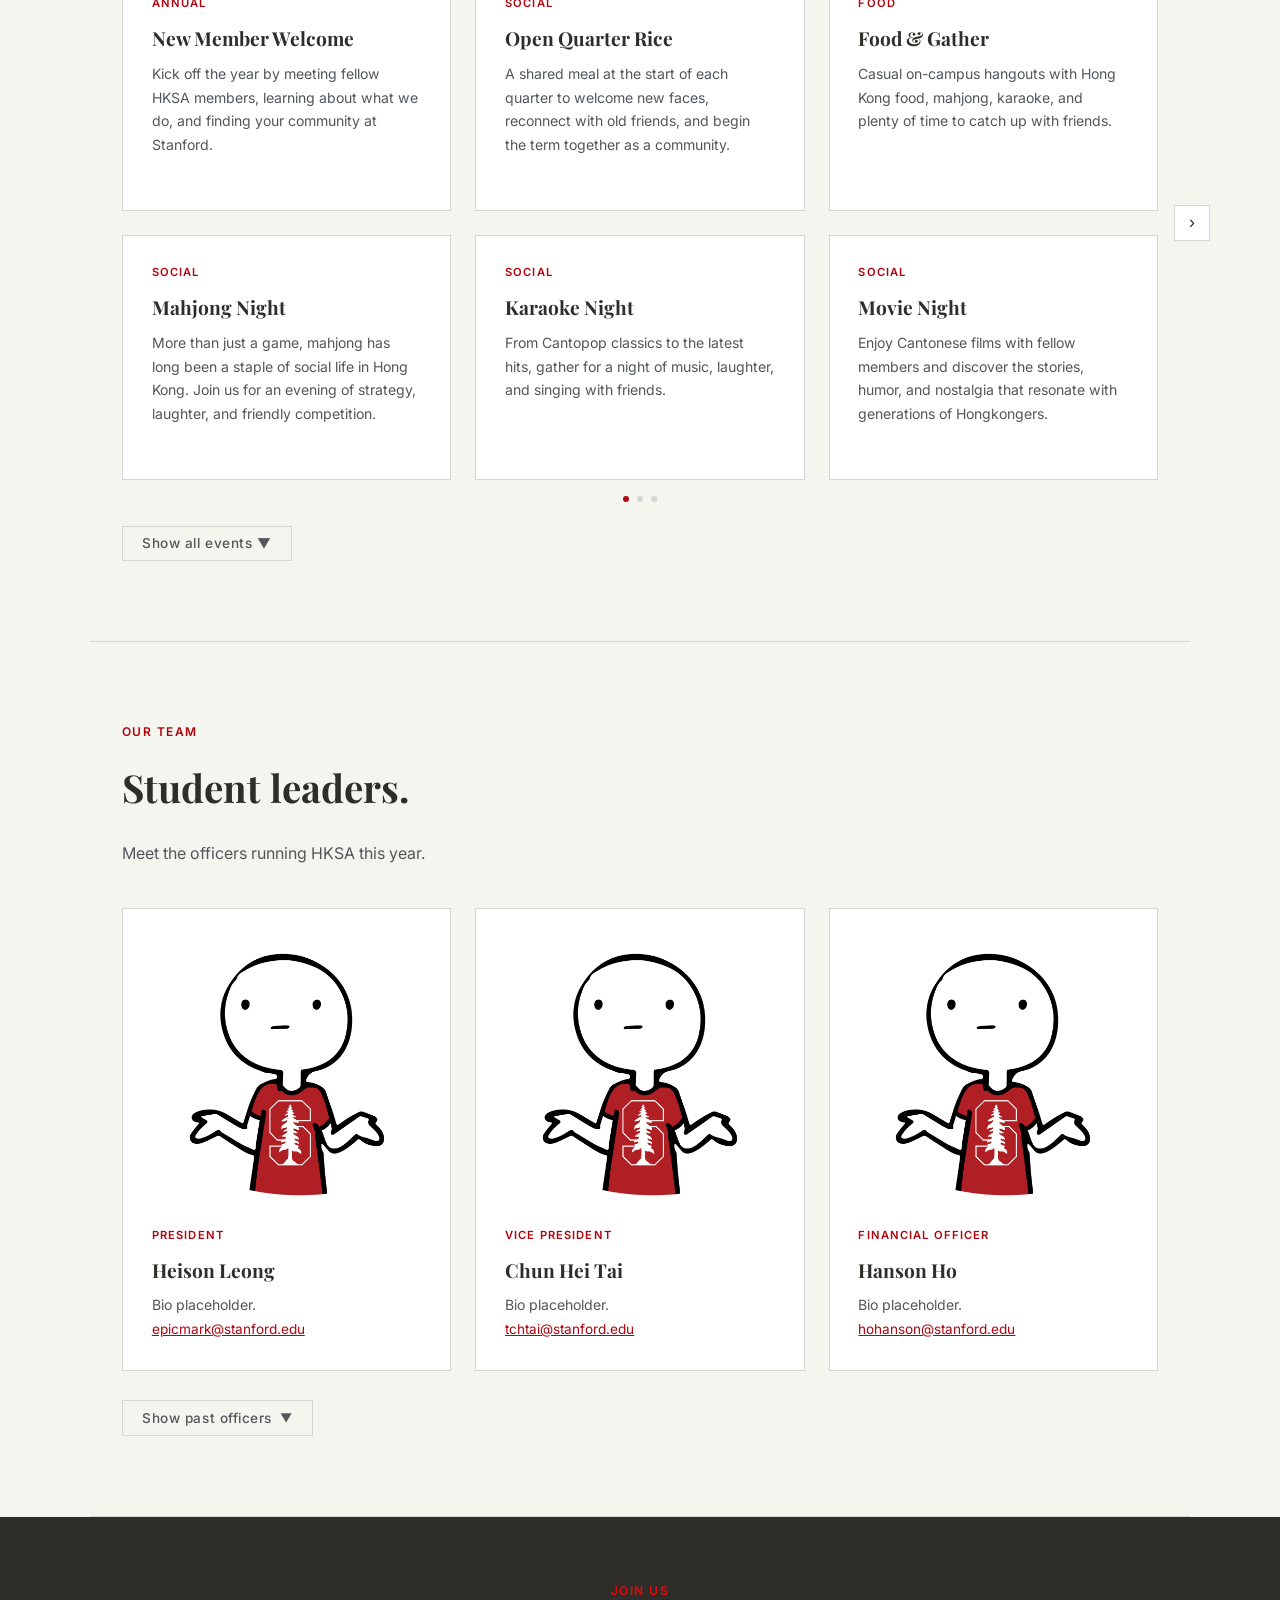
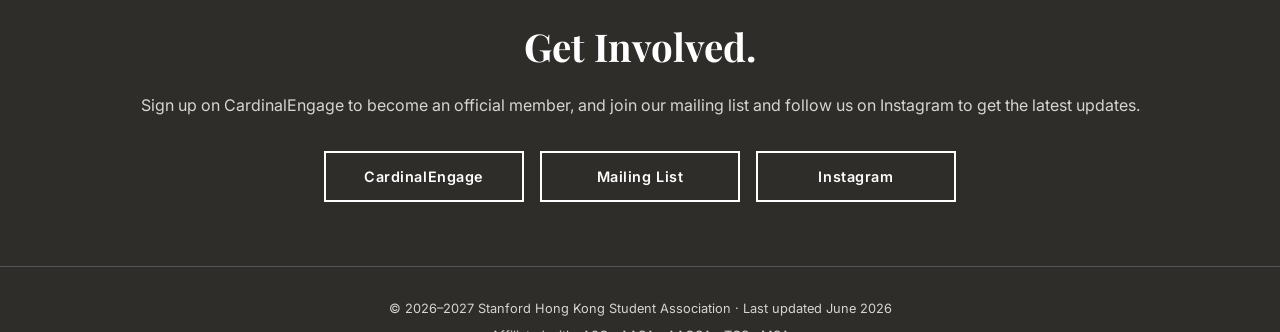
<file: index-release.html>
<!DOCTYPE html>
<!-- ACTIVE: copied from index-release.html -- do not edit directly -->
<html lang="en">
<head>
  <meta charset="UTF-8" />
  <meta name="viewport" content="width=device-width, initial-scale=1.0" />
  <title>Stanford HKSA</title>
  <link rel="icon" type="image/png" href="assets/favicon.png" />
  <meta property="og:image" content="assets/og-image.jpg" />
  <link href="https://fonts.googleapis.com/css2?family=Playfair+Display:wght@400;700&family=Inter:wght@300;400;500;600&family=Noto+Serif+TC:wght@400;700&family=Noto+Sans+TC:wght@300;400;500;600&display=swap" rel="stylesheet" />
  <style>
    :root {
      --red:          #B1040E;
      --black:        #2E2D29;
      --bg:           #F5F5F0;
      --white:        #FFFFFF;
      --grey:         #53565A;
      --border:       #D5D5D4;
      --font-display: 'Playfair Display', 'Noto Serif TC', serif;
      --font-body:    'Inter', 'Noto Sans TC', sans-serif;
    }

    *, *::before, *::after { box-sizing: border-box; margin: 0; padding: 0; }

    html { scroll-behavior: smooth; }

    body {
      font-family: var(--font-body);
      background: var(--bg);
      color: var(--black);
      font-size: 16px;
      line-height: 1.6;
    }

    /* NAV */
    nav {
      position: fixed;
      top: 0; left: 0; right: 0;
      background: var(--bg);
      border-bottom: 1px solid var(--border);
      z-index: 100;
      padding: 0 2rem;
      height: 60px;
      display: flex;
      align-items: center;
      justify-content: space-between;
    }

    .nav-logo {
      font-family: var(--font-display);
      font-size: 1.2rem;
      font-weight: 700;
      color: var(--black);
      text-decoration: none;
      letter-spacing: 0.02em;
    }

    .nav-logo span { color: var(--red); }

    .nav-links {
      display: flex;
      gap: 2rem;
      list-style: none;
    }

    .nav-links a {
      font-size: 0.85rem;
      font-weight: 500;
      color: var(--grey);
      text-decoration: none;
      letter-spacing: 0.05em;
      text-transform: uppercase;
      transition: color 0.2s;
    }

    .nav-links a:hover { color: var(--red); }

    /* HERO */
    .hero {
      min-height: 100vh;
      display: flex;
      align-items: center;
      padding: 80px 2rem 4rem;
      max-width: 100%;
      position: relative;
      overflow: hidden;
    }

    .hero::before {
      content: '';
      position: absolute;
      inset: 0;
      background-image: url('assets/hero.jpg');
      background-size: cover;
      background-position: center;
      opacity: 0.15;
      z-index: 0;
    }

    .hero-inner {
      position: relative;
      z-index: 1;
      max-width: 1100px;
      margin: 0 auto;
      width: 100%;
    }

    .hero-heading {
      display: flex;
      align-items: stretch;
      gap: 3rem;
      margin-bottom: 1.2rem;
    }

    .hero-bar {
      width: 5px;
      background: var(--red);
      flex-shrink: 0;
      align-self: stretch;
    }

    .hero-text h1 {
      font-family: var(--font-display);
      font-size: clamp(2.8rem, 6vw, 5rem);
      font-weight: 700;
      line-height: 1.1;
      color: var(--black);
      margin-bottom: 1.2rem;
    }

    .hero-text h1 em {
      font-style: normal;
      color: var(--red);
    }

    .hero-text p {
      font-size: 1.1rem;
      color: var(--grey);
      font-weight: 300;
      max-width: 480px;
      margin-bottom: 2rem;
      line-height: 1.8;
    }

    .hero-cta {
      display: inline-block;
      background: var(--red);
      color: var(--white);
      padding: 0.75rem 2rem;
      text-decoration: none;
      font-size: 0.9rem;
      font-weight: 600;
      letter-spacing: 0.04em;
      transition: opacity 0.2s;
    }

    .hero-cta:hover { opacity: 0.85; }

    /* SECTIONS */
    section {
      padding: 5rem 2rem;
      max-width: 1100px;
      margin: 0 auto;
    }

    .section-label {
      font-size: 0.75rem;
      font-weight: 600;
      letter-spacing: 0.12em;
      text-transform: uppercase;
      color: var(--red);
      margin-bottom: 1rem;
    }

    .section-title {
      font-family: var(--font-display);
      font-size: clamp(1.8rem, 3vw, 2.6rem);
      font-weight: 700;
      color: var(--black);
      margin-bottom: 1.2rem;
    }

    .section-body {
      font-size: 1rem;
      color: var(--grey);
      max-width: 580px;
      line-height: 1.9;
    }

    .divider {
      border: none;
      border-top: 1px solid var(--border);
      max-width: 1100px;
      margin: 0 auto;
    }

    /* CARDS (shared by events and people) */
    .card-grid {
      display: grid;
      grid-template-columns: repeat(3, 1fr);
      gap: 1.5rem;
      margin-top: 2.5rem;
    }

    .card {
      background: var(--white);
      padding: 1.8rem;
      border: 1px solid var(--border);
      transition: border-color 0.2s;
      min-width: 0;
    }

    .card:hover { border-color: var(--red); }

    .card-tag {
      font-size: 0.7rem;
      font-weight: 600;
      letter-spacing: 0.1em;
      text-transform: uppercase;
      color: var(--red);
      margin-bottom: 0.6rem;
    }

    .card h3 {
      font-family: var(--font-display);
      font-size: 1.2rem;
      color: var(--black);
      margin-bottom: 0.5rem;
    }

    .card p {
      font-size: 0.88rem;
      color: var(--grey);
      line-height: 1.7;
    }

    /* OFFICER PHOTO */
    .officer-photo {
      width: 100%;
      height: auto;
      display: block;
      margin-bottom: 1.2rem;
      background: var(--bg);
    }

    /* PAST OFFICERS TOGGLE */
    .past-toggle {
      display: inline-flex;
      align-items: center;
      gap: 0.5rem;
      margin-top: 1.8rem;
      background: none;
      border: 1px solid var(--border);
      color: var(--grey);
      font-family: var(--font-body);
      font-size: 0.85rem;
      font-weight: 500;
      letter-spacing: 0.04em;
      padding: 0.55rem 1.2rem;
      cursor: pointer;
      transition: border-color 0.2s, color 0.2s;
    }

    .past-toggle:hover { border-color: var(--red); color: var(--red); }

    .past-toggle .toggle-chevron {
      display: inline-block;
      transition: transform 0.25s;
      font-style: normal;
      font-size: 0.75rem;
    }

    .past-toggle.open .toggle-chevron { transform: rotate(180deg); }

    .past-officers {
      overflow: hidden;
      max-height: 0;
      transition: max-height 0.35s ease;
    }

    .past-officers.open { max-height: 2000px; }

    .past-year-label {
      font-size: 0.75rem;
      font-weight: 600;
      letter-spacing: 0.1em;
      text-transform: uppercase;
      color: var(--grey);
      margin: 2rem 0 1rem;
    }

    .exec-row {
      display: flex;
      align-items: baseline;
      gap: 0.75rem;
      margin-top: 1rem;
      padding-top: 0.8rem;
      border-top: 1px solid var(--border);
    }

    .exec-names {
      font-size: 0.88rem;
      color: var(--grey);
    }

    .exec-row .card-tag {
      flex-shrink: 0;
      width: 120px;
      min-width: 120px;
      margin-bottom: 0;
    }

    /* JOIN */
    .join-block {
      background: var(--black);
      padding: 4rem 2rem;
      text-align: center;
    }

    .join-block .section-label { color: #E50808; }
    .join-block .section-title { color: var(--white); margin-bottom: 1rem; }
    .join-block p { color: var(--border); margin-bottom: 2rem; font-size: 1rem; }

    .join-cta {
      display: inline-block;
      border: 2px solid var(--white);
      color: var(--white);
      padding: 0.75rem 2rem;
      text-decoration: none;
      font-size: 0.9rem;
      font-weight: 600;
      letter-spacing: 0.04em;
      transition: background 0.2s, color 0.2s;
      min-width: 160px;
      text-align: center;
    }

    .join-cta:hover { background: var(--white); color: var(--black); }
    .join-buttons { display: flex; gap: 1rem; flex-wrap: wrap; justify-content: center; }
    .join-buttons .join-cta { flex: 1 0 auto; max-width: 200px; }

    /* FOOTER */
    footer {
      background: var(--black);
      border-top: 1px solid var(--grey);
      padding: 2rem;
      text-align: center;
    }

    footer p { font-size: 0.8rem; color: var(--border); }
    footer a { color: var(--border); text-decoration: none; transition: color 0.2s; }
    footer a:hover { color: var(--red); }

    /* EVENTS CAROUSEL - desktop */
    .carousel-wrap {
      position: relative;
      margin-top: 2.5rem;
    }

    .carousel-arr {
      /* --- easy to restyle: change width/height/border-radius/color here --- */
      width: 36px;
      height: 36px;
      border-radius: 0;
      border: 1px solid var(--border);
      background: var(--white);
      color: var(--black);
      display: flex;
      align-items: center;
      justify-content: center;
      cursor: pointer;
      font-size: 1.1rem;
      transition: border-color 0.2s, color 0.2s;
      position: absolute;
      top: 50%;
      transform: translateY(-50%);
    }

    .carousel-arr:hover { border-color: var(--red); color: var(--red); }
    .carousel-arr[hidden] { display: none; }

    #evtPrev { left: -52px; }
    #evtNext { right: -52px; }

    .carousel-viewport {
      width: 100%;
      overflow: hidden;
    }

    /* --- easy to change layout: adjust grid-template here --- */
    .carousel-grid {
      display: grid;
      grid-template-columns: repeat(3, 1fr);
      grid-template-rows: repeat(2, auto);
      gap: 1.5rem;
    }

    .evt-expand-btn {
      display: inline-flex;
      align-items: center;
      gap: 0.5rem;
      margin-top: 1.5rem;
      background: none;
      border: 1px solid var(--border);
      color: var(--grey);
      font-family: var(--font-body);
      font-size: 0.85rem;
      font-weight: 500;
      letter-spacing: 0.04em;
      padding: 0.55rem 1.2rem;
      cursor: pointer;
      transition: border-color 0.2s, color 0.2s;
    }

    .evt-expand-btn:hover { border-color: var(--red); color: var(--red); }

    .card-ghost {
      visibility: hidden;
      pointer-events: none;
    }

    /* PAGE INDICATOR DOTS */
    .carousel-dots {
      display: flex;
      gap: 0.5rem;
      justify-content: center;
      margin-top: 1rem;
    }

    .carousel-dot {
      width: 6px;
      height: 6px;
      border-radius: 50%;
      background: var(--border);
      border: none;
      padding: 0;
      cursor: pointer;
      transition: background 0.2s;
    }

    .carousel-dot.active { background: var(--red); }

    /* ACTIVE NAV HIGHLIGHT */
    .nav-links a.nav-active { color: var(--red); }

    /* RESPONSIVE - all mobile rules consolidated here */
    @media (max-width: 600px) {
      .nav-links { display: none; }
      .hero-heading { gap: 1.2rem; flex-direction: column; }
      .hero-bar { width: 40px; height: 5px; align-self: auto; }
      .hero-text > div[style] { padding-left: 0 !important; }
      .card-grid { grid-template-columns: 1fr; }
      .evt-expand-btn { display: none; }
      .carousel-dots { display: none; }
      .join-buttons { flex-direction: column; align-items: center; }
      .join-cta { width: 240px; }
      .carousel-wrap { gap: 0; }
      .carousel-arr { display: none; }
      .carousel-viewport {
        overflow-x: auto;
        scroll-snap-type: x mandatory;
        -webkit-overflow-scrolling: touch;
        scrollbar-width: none;
      }
      .carousel-viewport::-webkit-scrollbar { display: none; }
      .carousel-grid {
        display: grid;
        grid-auto-flow: column;
        grid-template-rows: repeat(3, auto);
        grid-template-columns: unset;
        width: max-content;
        gap: 1rem;
      }
      .carousel-grid .card {
        width: 75vw;
        scroll-snap-align: start;
      }
      .exec-row .card-tag {
        width: 80px;
        min-width: 80px;
      }
    }
  </style>

  <!-- Google tag (gtag.js) -->
  <script async src="https://www.googletagmanager.com/gtag/js?id=G-TLH5792XHT"></script>
  <script>
    window.dataLayer = window.dataLayer || [];
    function gtag(){dataLayer.push(arguments);}
    gtag('js', new Date());

    gtag('config', 'G-TLH5792XHT');
  </script>
</head>
<body>

  <!-- NAV -->
  <nav>
    <a href="#" class="nav-logo">Stanford <span>HKSA</span></a>
    <ul class="nav-links">
      <li><a href="#about">About</a></li>
      <li><a href="#events">Events</a></li>
      <li><a href="#people">People</a></li>
      <li><a href="#join">Join</a></li>
      <li><a href="#contact">Contact</a></li>
    </ul>
  </nav>

  <!-- HERO -->
  <div class="hero">
    <div class="hero-inner">
      <div class="hero-text">
        <div class="hero-heading">
          <div class="hero-bar"></div>
          <div>
            <p style="font-family:var(--font-display);font-size:clamp(1.8rem,3vw,2.6rem);font-weight:700;color:var(--black);letter-spacing:0.08em;margin-bottom:0.6rem;">史丹福大學 香港學生會</p>
            <h1>Hong Kong Student Association at <em>Stanford.</em></h1>
          </div>
        </div>
        <div style="padding-left: calc(5px + 3rem);">
          <p>A home away from home for Hong Kong students, friends, and anyone who enjoys our culture.</p>
          <a href="#join" class="hero-cta">Get Involved</a>
        </div>
      </div>
    </div>
  </div>

  <hr class="divider" />

  <!-- ABOUT -->
  <section id="about">
    <div class="section-label">Who We Are</div>
    <h2 class="section-title">A Hong Kong community at Stanford.</h2>
    <p class="section-body">We are a group of undergraduate and graduate students dedicated to preserving and promoting Hong Kong culture at Stanford, and connecting students passionate about the culture.</p>
  </section>

  <hr class="divider" />

  <!-- EVENTS -->
  <section id="events">
    <div class="section-label">What We Do</div>
    <h2 class="section-title">Events throughout the year.</h2>
    <p class="section-body">From food events and mahjong nights to karaoke and movie screenings, we bring Hong Kong culture to life on campus. There's always something on.</p>
    <div class="carousel-wrap" id="eventsCarousel">
      <button class="carousel-arr" id="evtPrev" onclick="evtMove(-1)" aria-label="Previous" hidden>&#8249;</button>
      <div class="carousel-viewport">
        <div class="carousel-grid" id="evtGrid">
          <!-- populated by loadData() from data/events.json -->
        </div>
      </div>
      <button class="carousel-arr" id="evtNext" onclick="evtMove(1)" aria-label="Next">&#8250;</button>
    </div>
    <div class="carousel-dots" id="evtDots"></div>
    <button class="evt-expand-btn" id="evtExpandBtn" onclick="evtToggleExpand()">Show all events &#9660;</button>
  </section>

  <hr class="divider" />

  <!-- PEOPLE -->
  <section id="people">
    <div class="section-label">Our Team</div>
    <h2 class="section-title">Student leaders.</h2>
    <p class="section-body">Meet the officers running HKSA this year.</p>
    <div class="card-grid" id="currentOfficers">
      <!-- populated by loadData() from data/people.json -->
    </div>

    <button class="past-toggle" id="pastToggle" onclick="
      this.classList.toggle('open');
      document.getElementById('pastOfficers').classList.toggle('open');
      this.querySelector('.toggle-label').textContent = this.classList.contains('open') ? 'Hide past officers' : 'Show past officers';
    " aria-expanded="false">
      <span class="toggle-label">Show past officers</span>
      <i class="toggle-chevron">&#9660;</i>
    </button>

    <div class="past-officers" id="pastOfficers">
      <!-- populated by loadData() from data/people.json -->
    </div>
  </section>

  <hr class="divider" />

  <!-- JOIN -->
  <div class="join-block" id="join">
    <div class="section-label">Join Us</div>
    <h2 class="section-title">Get Involved.</h2>
    <p>Sign up on CardinalEngage to become an official member, and join our mailing list and follow us on Instagram to get the latest updates.</p>
    <div class="join-buttons">
      <a href="#" id="linkCardinalEngage" class="join-cta" target="_blank" rel="noopener noreferrer">CardinalEngage</a>
      <a href="#" id="linkMailingList" class="join-cta" target="_blank" rel="noopener noreferrer">Mailing List</a>
      <a href="#" id="linkInstagram" class="join-cta" target="_blank" rel="noopener noreferrer">Instagram</a>
    </div>
  </div>

  <!-- FOOTER -->
  <footer id="contact">
    <p>&copy; 2026&ndash;2027 Stanford Hong Kong Student Association &middot; Last updated June 2026</p>
    <p style="margin-top: 0.4rem;" id="affiliatedLine">
      <!-- populated by loadData() from data/links.json -->
    </p>
  </footer>

  <script>
    /* DATA LOADER
       Fetches data/events.json, data/people.json, data/links.json and renders all dynamic content.
       Requires a local server (python -m http.server 8000) -- fetch() does not work via file:// */
    (function() {
      var PER_PAGE_EVENTS = 6; /* must match PER_PAGE in carousel IIFE below */
      var AFFILIATED_LABELS = {
        a3c:   'A3C',
        aasa:  'AASA',
        aagsa: 'AAGSA',
        tcs:   'TCS',
        msa:   'MSA'
      };

      function fetchJSON(path) {
        return fetch(path).then(function(r) { return r.json(); });
      }

      function renderEvents(events) {
        var grid = document.getElementById('evtGrid');
        var html = '';
        events.forEach(function(ev) {
          html += '<div class="card">'
            + '<div class="card-tag">' + ev.tag + '</div>'
            + '<h3>' + ev.name + '</h3>'
            + '<p>' + ev.description + '</p>'
            + '</div>';
        });
        /* ghost cards to pad last page */
        var rem = events.length % PER_PAGE_EVENTS;
        var ghosts = rem === 0 ? 0 : PER_PAGE_EVENTS - rem;
        for (var g = 0; g < ghosts; g++) {
          html += '<div class="card card-ghost" aria-hidden="true"></div>';
        }
        grid.innerHTML = html;
      }

      function renderCurrentOfficers(current) {
        var grid = document.getElementById('currentOfficers');
        var html = '';
        current.officers.forEach(function(o) {
          html += '<div class="card">'
            + '<img src="' + o.headshot + '" alt="' + o.name + '" class="officer-photo" width="250" height="250" />'
            + '<div class="card-tag">' + o.role + '</div>'
            + '<h3>' + o.name + '</h3>'
            + '<p>' + o.bio + '</p>'
            + '<p><a href="mailto:' + o.email[0] + '" style="color:var(--red);font-size:0.85rem;">' + o.email[0] + '</a></p>'
            + '</div>';
        });
        grid.innerHTML = html;
      }

      function renderPastOfficers(past) {
        var container = document.getElementById('pastOfficers');
        var html = '';
        past.forEach(function(yr) {
          var label = yr.year.replace('-', '&ndash;');
          html += '<div class="past-year-label">' + label + '</div>'
            + '<div class="card-grid">';
          yr.officers.forEach(function(o) {
            html += '<div class="card">'
              + '<div class="card-tag">' + o.role + '</div>'
              + '<h3>' + o.name + '</h3>'
              /* emails deliberately not rendered -- data kept in JSON for future use */
              + '</div>';
          });
          html += '</div>';
          if (yr.exec_team && yr.exec_team.length) {
            html += '<div class="exec-row">'
              + '<span class="card-tag" style="margin-bottom:0;">Executive Team</span>'
              + '<span class="exec-names">' + yr.exec_team.join(' &middot; ') + '</span>'
              + '</div>';
          }
        });
        container.innerHTML = html;
      }

      function renderLinks(links) {
        /* join buttons */
        var joinMap = {
          linkCardinalEngage: links.cardinal_engage,
          linkMailingList:    links.mailing_list,
          linkInstagram:      links.instagram
        };
        Object.keys(joinMap).forEach(function(id) {
          var el = document.getElementById(id);
          if (el && joinMap[id]) el.href = joinMap[id];
        });
        /* affiliated orgs footer */
        var affiliated = document.getElementById('affiliatedLine');
        if (affiliated) {
          var parts = Object.keys(AFFILIATED_LABELS).map(function(key) {
            var label = AFFILIATED_LABELS[key];
            var url = links[key];
            return url
              ? '<a href="' + url + '" target="_blank" rel="noopener noreferrer">' + label + '</a>'
              : label;
          });
          affiliated.innerHTML = 'Affiliated with: ' + parts.join(' &middot; ');
        }
      }

      Promise.all([
        fetchJSON('data/events.json'),
        fetchJSON('data/people.json'),
        fetchJSON('data/links.json')
      ]).then(function(results) {
        var events = results[0];
        var people = results[1];
        var links  = results[2];
        renderEvents(events);
        renderCurrentOfficers(people.current);
        renderPastOfficers(people.past);
        renderLinks(links);
        /* re-init carousel after DOM is populated */
        if (typeof window.evtInit === 'function') window.evtInit();
      }).catch(function(err) {
        console.error('loadData failed:', err);
      });
    })();

    /* EVENTS CAROUSEL
       To change grid layout: update PER_PAGE to match cols x rows in .carousel-grid CSS */
    (function() {
      var PER_PAGE = 6; /* 3 cols x 2 rows -- change this if you change the grid */
      var MOBILE_BP = 600; /* must match @media max-width in CSS */
      var page = 0;
      var expanded = false;
      var cards = [];
      var ghosts = [];
      var total = 0;
      var maxPage = 0;
      var dots = [];
      var prev, next, expandBtn, dotsContainer;

      function isMobile() { return window.innerWidth <= MOBILE_BP; }

      function buildDots() {
        dotsContainer.innerHTML = '';
        dots = [];
        for (var d = 0; d <= maxPage; d++) {
          var dot = document.createElement('button');
          dot.className = 'carousel-dot';
          dot.setAttribute('aria-label', 'Page ' + (d + 1));
          (function(idx) { dot.onclick = function() { if (!expanded) show(idx); }; })(d);
          dotsContainer.appendChild(dot);
          dots.push(dot);
        }
      }

      function updateDots(p) {
        dots.forEach(function(dot, i) {
          dot.classList.toggle('active', i === p);
        });
        dotsContainer.style.display = expanded ? 'none' : '';
      }

      function equalizeHeights() {
        cards.forEach(function(c) { c.style.display = ''; c.style.minHeight = ''; });
        ghosts.forEach(function(c) { c.style.display = 'none'; });
        var maxH = 0;
        cards.forEach(function(c) { var h = c.offsetHeight; if (h > maxH) maxH = h; });
        cards.forEach(function(c) { c.style.minHeight = maxH + 'px'; });
        ghosts.forEach(function(c) { c.style.minHeight = maxH + 'px'; });
      }

      function showAll() {
        cards.forEach(function(c) { c.style.display = ''; c.style.minHeight = ''; });
        ghosts.forEach(function(c) { c.style.display = 'none'; });
        prev.hidden = true;
        next.hidden = true;
        dotsContainer.style.display = 'none';
      }

      function show(p) {
        page = p;
        var start = page * PER_PAGE;
        var end = start + PER_PAGE;
        cards.forEach(function(c, i) {
          c.style.display = (i >= start && i < end) ? '' : 'none';
        });
        var realOnPage = Math.min(end, total) - start;
        var ghostsNeeded = PER_PAGE - realOnPage;
        ghosts.forEach(function(c, i) {
          c.style.display = (page === maxPage && i < ghostsNeeded) ? '' : 'none';
        });
        prev.hidden = (page === 0);
        next.hidden = (page === maxPage);
        updateDots(page);
      }

      function init() {
        /* re-query DOM every time so cards injected by loadData() are picked up */
        var allCards = document.querySelectorAll('#evtGrid .card');
        cards = Array.prototype.filter.call(allCards, function(c) {
          return !c.classList.contains('card-ghost');
        });
        ghosts = Array.prototype.filter.call(allCards, function(c) {
          return c.classList.contains('card-ghost');
        });
        total = cards.length;
        maxPage = Math.max(0, Math.ceil(total / PER_PAGE) - 1);
        prev = document.getElementById('evtPrev');
        next = document.getElementById('evtNext');
        expandBtn = document.getElementById('evtExpandBtn');
        dotsContainer = document.getElementById('evtDots');
        page = 0;
        expanded = false;
        if (expandBtn) expandBtn.innerHTML = 'Show all events &#9660;';
        buildDots();
        if (isMobile()) {
          showAll();
        } else {
          equalizeHeights();
          show(0);
        }
      }

      window.evtMove = function(dir) { if (!isMobile() && !expanded) show(page + dir); };

      window.evtToggleExpand = function() {
        expanded = !expanded;
        if (expanded) {
          showAll();
          expandBtn.innerHTML = 'Show fewer &#9650;';
        } else {
          equalizeHeights();
          show(0);
          expandBtn.innerHTML = 'Show all events &#9660;';
        }
      };

      window.evtInit = init;

      window.addEventListener('resize', init);
    })();

    /* ACTIVE NAV HIGHLIGHT via IntersectionObserver */
    (function() {
      var sections = document.querySelectorAll('section[id], div[id="join"]');
      var navLinks = document.querySelectorAll('.nav-links a');

      function setActive(id) {
        navLinks.forEach(function(a) {
          a.classList.toggle('nav-active', a.getAttribute('href') === '#' + id);
        });
      }

      var observer = new IntersectionObserver(function(entries) {
        entries.forEach(function(entry) {
          if (entry.isIntersecting) setActive(entry.target.id);
        });
      }, { rootMargin: '-40% 0px -55% 0px', threshold: 0 });

      sections.forEach(function(s) { observer.observe(s); });
    })();
  </script>
</body>
</html>
</file>
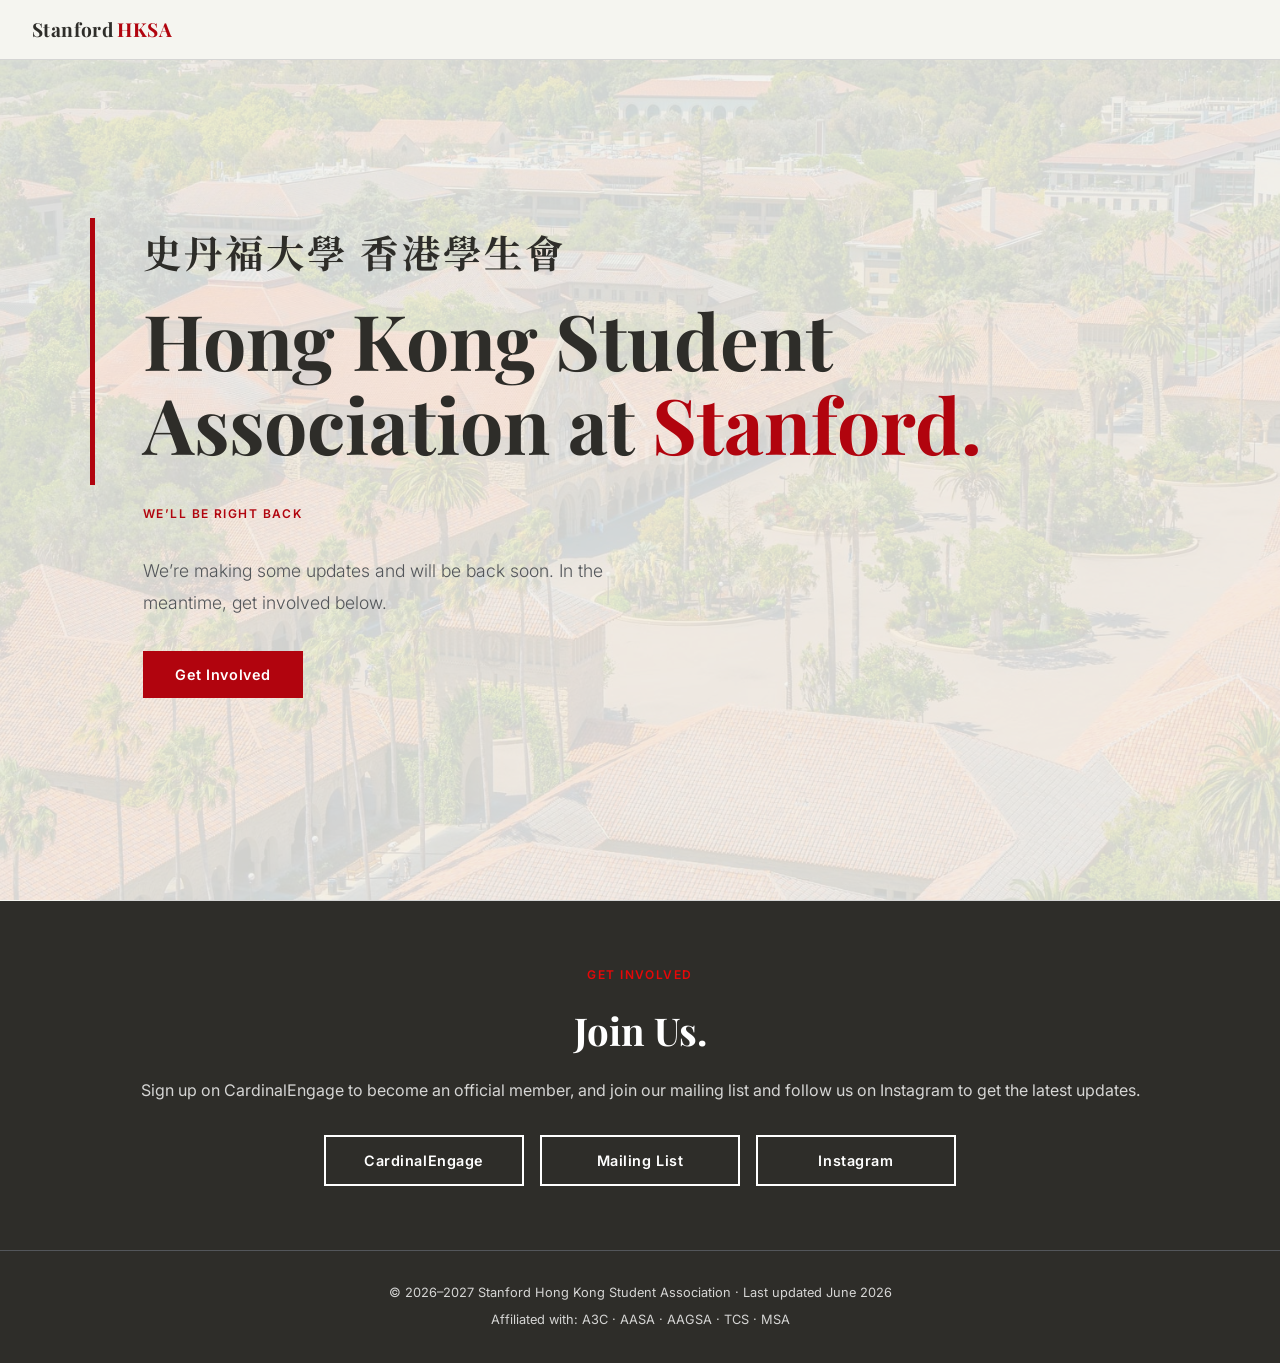
<file: hksa.stanford.edu/index-maintenance.html>
<!DOCTYPE html>
<html lang="en">
<head>
  <meta charset="UTF-8" />
  <meta name="viewport" content="width=device-width, initial-scale=1.0" />
  <title>Stanford HKSA</title>
  <link rel="icon" type="image/png" href="assets/favicon.png" />
  <meta property="og:image" content="assets/og-image.jpg" />
  <link href="https://fonts.googleapis.com/css2?family=Playfair+Display:wght@400;700&family=Inter:wght@300;400;500;600&family=Noto+Serif+TC:wght@400;700&family=Noto+Sans+TC:wght@300;400;500;600&display=swap" rel="stylesheet" />
  <style>
    :root {
      --red:          #B1040E;
      --black:        #2E2D29;
      --bg:           #F5F5F0;
      --white:        #FFFFFF;
      --grey:         #53565A;
      --border:       #D5D5D4;
      --font-display: 'Playfair Display', 'Noto Serif TC', serif;
      --font-body:    'Inter', 'Noto Sans TC', sans-serif;
    }

    *, *::before, *::after { box-sizing: border-box; margin: 0; padding: 0; }

    html { scroll-behavior: smooth; }

    body {
      font-family: var(--font-body);
      background: var(--bg);
      color: var(--black);
      font-size: 16px;
      line-height: 1.6;
    }

    /* NAV */
    nav {
      position: fixed;
      top: 0; left: 0; right: 0;
      background: var(--bg);
      border-bottom: 1px solid var(--border);
      z-index: 100;
      padding: 0 2rem;
      height: 60px;
      display: flex;
      align-items: center;
      justify-content: space-between;
    }

    .nav-logo {
      font-family: var(--font-display);
      font-size: 1.2rem;
      font-weight: 700;
      color: var(--black);
      text-decoration: none;
      letter-spacing: 0.02em;
    }

    .nav-logo span { color: var(--red); }

    /* HERO */
    .hero {
      min-height: 100vh;
      display: flex;
      align-items: center;
      padding: 80px 2rem 4rem;
      max-width: 100%;
      position: relative;
      overflow: hidden;
    }

    .hero::before {
      content: '';
      position: absolute;
      inset: 0;
      background-image: url('assets/bg-hero.jpg');
      background-size: cover;
      background-position: center;
      opacity: 0.15;
      z-index: 0;
    }

    .hero-inner {
      position: relative;
      z-index: 1;
      max-width: 1100px;
      margin: 0 auto;
      width: 100%;
    }

    .hero-heading {
      display: flex;
      align-items: stretch;
      gap: 3rem;
      margin-bottom: 1.2rem;
    }

    .hero-bar {
      width: 5px;
      background: var(--red);
      flex-shrink: 0;
      align-self: stretch;
    }

    .hero-text h1 {
      font-family: var(--font-display);
      font-size: clamp(2.8rem, 6vw, 5rem);
      font-weight: 700;
      line-height: 1.1;
      color: var(--black);
      margin-bottom: 1.2rem;
    }

    .hero-text h1 em {
      font-style: normal;
      color: var(--red);
    }

    .hero-text p {
      font-size: 1.1rem;
      color: var(--grey);
      font-weight: 300;
      max-width: 480px;
      margin-bottom: 2rem;
      line-height: 1.8;
    }

    .hero-text .section-label {
      color: var(--red);
      font-size: 0.75rem;
      font-weight: 600;
      line-height: 1.6;
    }

    .hero-cta {
      display: inline-block;
      background: var(--red);
      color: var(--white);
      padding: 0.75rem 2rem;
      text-decoration: none;
      font-size: 0.9rem;
      font-weight: 600;
      letter-spacing: 0.04em;
      transition: opacity 0.2s;
    }

    .hero-cta:hover { opacity: 0.85; }

    .section-label {
      font-size: 0.75rem;
      font-weight: 600;
      letter-spacing: 0.12em;
      text-transform: uppercase;
      color: var(--red);
      margin-bottom: 1rem;
    }

    .divider {
      border: none;
      border-top: 1px solid var(--border);
      max-width: 1100px;
      margin: 0 auto;
    }

    /* JOIN */
    .join-block {
      background: var(--black);
      padding: 4rem 2rem;
      text-align: center;
    }

    .join-block .section-label { color: #E50808; }

    .section-title {
      font-family: var(--font-display);
      font-size: clamp(1.8rem, 3vw, 2.6rem);
      font-weight: 700;
      margin-bottom: 1rem;
    }

    .join-block .section-title { color: var(--white); }
    .join-block p { color: var(--border); margin-bottom: 2rem; font-size: 1rem; }

    .join-buttons { display: flex; gap: 1rem; flex-wrap: wrap; justify-content: center; }

    .join-cta {
      display: inline-block;
      border: 2px solid var(--white);
      color: var(--white);
      padding: 0.75rem 2rem;
      text-decoration: none;
      font-size: 0.9rem;
      font-weight: 600;
      letter-spacing: 0.04em;
      transition: background 0.2s, color 0.2s;
      min-width: 160px;
      text-align: center;
      flex: 1 0 auto;
      max-width: 200px;
    }

    .join-cta:hover { background: var(--white); color: var(--black); }

    /* FOOTER */
    footer {
      background: var(--black);
      border-top: 1px solid var(--grey);
      padding: 2rem;
      text-align: center;
    }

    footer p { font-size: 0.8rem; color: var(--border); }
    footer a { color: var(--border); text-decoration: none; transition: color 0.2s; }
    footer a:hover { color: var(--red); }

    /* MOBILE */
    @media (max-width: 600px) {
      .hero-heading { gap: 1.2rem; flex-direction: column; }
      .hero-bar { width: 40px; height: 5px; align-self: auto; }
      .hero-text > div[style] { padding-left: 0 !important; }
      .join-buttons { flex-direction: column; align-items: center; }
      .join-cta { width: 240px; }
    }
  </style>

  <!-- Google Analytics -->
  <script async src="https://www.googletagmanager.com/gtag/js?id=G-TLH5792XHT"></script>
  <script>
    window.dataLayer = window.dataLayer || [];
    function gtag(){dataLayer.push(arguments);}
    gtag('js', new Date());
    gtag('config', 'G-TLH5792XHT');
  </script>
</head>
<body>

  <!-- NAV -->
  <nav>
    <a href="#" class="nav-logo">Stanford <span>HKSA</span></a>
  </nav>

  <!-- HERO -->
  <div class="hero">
    <div class="hero-inner">
      <div class="hero-text">
        <div class="hero-heading">
          <div class="hero-bar"></div>
          <div>
            <p style="font-family:var(--font-display);font-size:clamp(1.8rem,3vw,2.6rem);font-weight:700;color:var(--black);letter-spacing:0.08em;margin-bottom:0.6rem;">史丹福大學 香港學生會</p>
            <h1>Hong Kong Student Association at <em>Stanford.</em></h1>
          </div>
        </div>
        <div style="padding-left: calc(5px + 3rem);">
          <p class="section-label">We&rsquo;ll Be Right Back</p>
          <p>We&rsquo;re making some updates and will be back soon. In the meantime, get involved below.</p>
          <a href="#join" class="hero-cta">Get Involved</a>
        </div>
      </div>
    </div>
  </div>

  <hr class="divider" />

  <!-- JOIN -->
  <div class="join-block" id="join">
    <div class="section-label">Get Involved</div>
    <h2 class="section-title">Join Us.</h2>
    <p>Sign up on CardinalEngage to become an official member, and join our mailing list and follow us on Instagram to get the latest updates.</p>
    <div class="join-buttons">
      <a href="https://cardinalengage.stanford.edu/HKSA/club_signup" class="join-cta" target="_blank" rel="noopener noreferrer">CardinalEngage</a>
      <a href="https://mailman.stanford.edu/mailman/listinfo/hksa" class="join-cta" target="_blank" rel="noopener noreferrer">Mailing List</a>
      <a href="https://www.instagram.com/stanfordhksa" class="join-cta" target="_blank" rel="noopener noreferrer">Instagram</a>
    </div>
  </div>

  <!-- FOOTER -->
  <footer id="contact">
    <p>&copy; 2026&ndash;2027 Stanford Hong Kong Student Association &middot; Last updated June 2026</p>
    <p style="margin-top:0.4rem;">Affiliated with: <a href="https://a3c.stanford.edu/" target="_blank" rel="noopener noreferrer">A3C</a> &middot; <a href="https://stanfordaasa.weebly.com/" target="_blank" rel="noopener noreferrer">AASA</a> &middot; <a href="https://sites.google.com/stanford.edu/aagsa/" target="_blank" rel="noopener noreferrer">AAGSA</a> &middot; <a href="https://taiwanese.stanford.edu/" target="_blank" rel="noopener noreferrer">TCS</a> &middot; MSA</p>
  </footer>

</body>
</html>
</file>
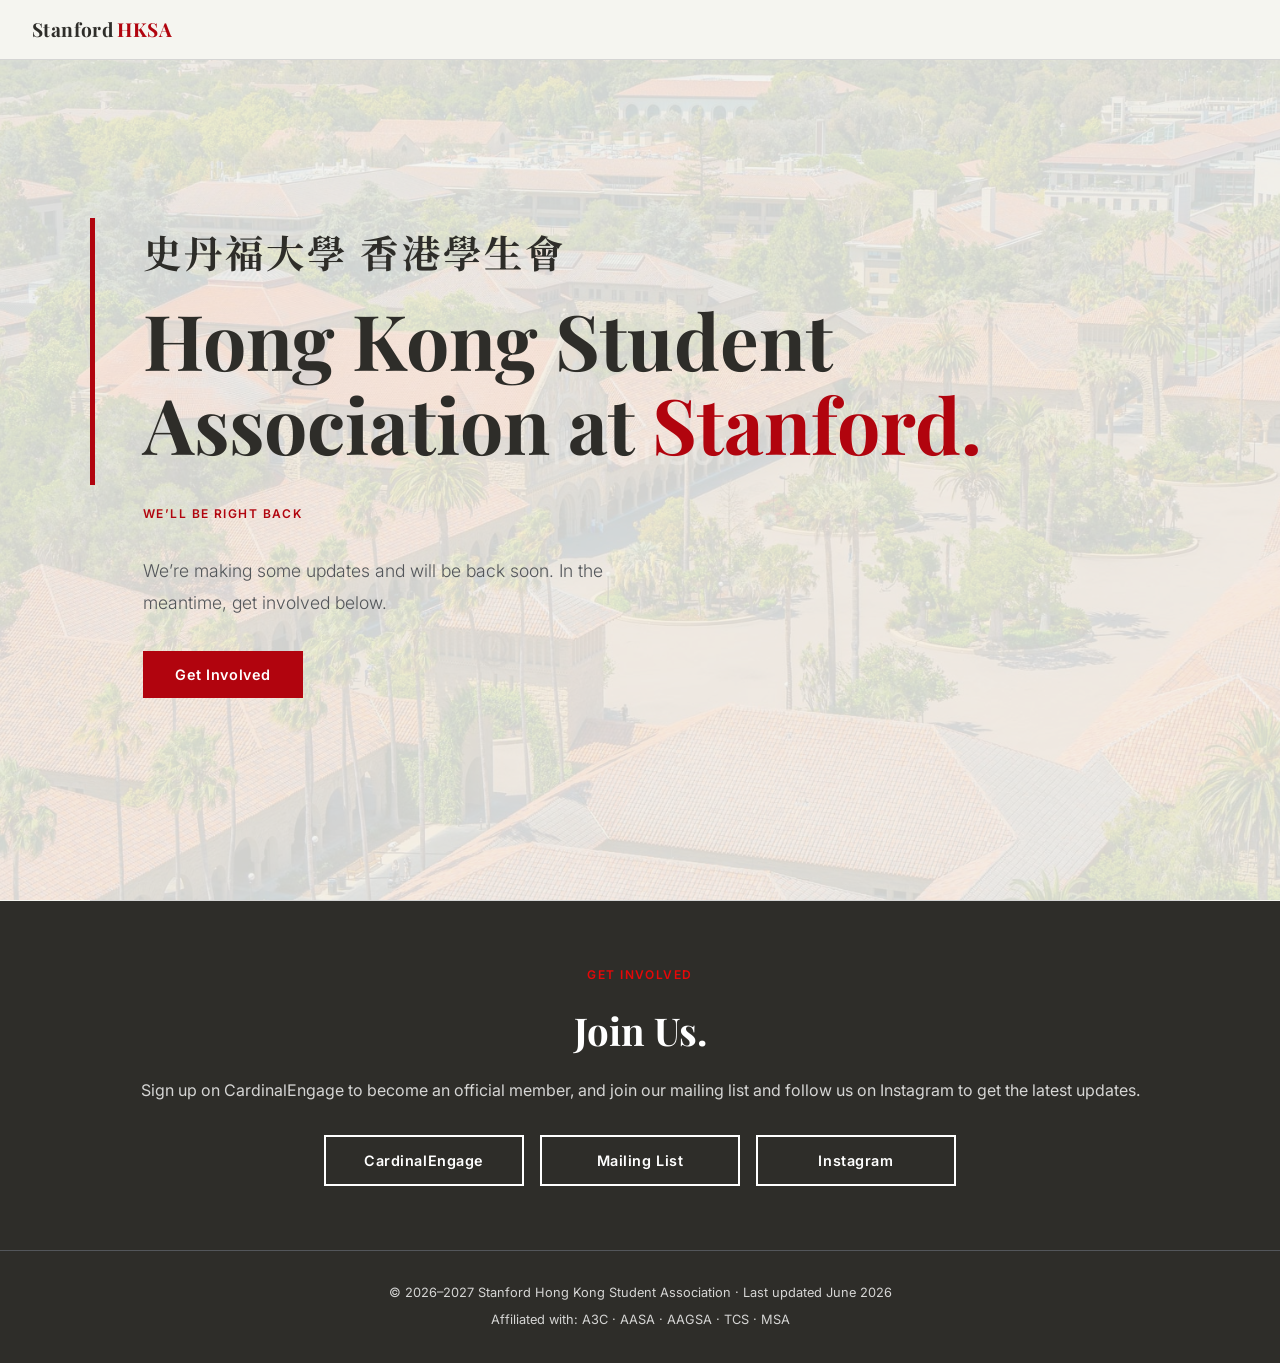
<file: hksa.stanford.edu/maintenance.html>
<!DOCTYPE html>
<html lang="en">
<head>
  <meta charset="UTF-8" />
  <meta name="viewport" content="width=device-width, initial-scale=1.0" />
  <title>Stanford HKSA - Hong Kong Student Association</title>
  <link rel="icon" type="image/png" href="assets/favicon.png" />
  <meta property="og:image" content="assets/og-image.jpg" />
  <link href="https://fonts.googleapis.com/css2?family=Playfair+Display:wght@400;700&family=Inter:wght@300;400;500;600&family=Noto+Serif+TC:wght@400;700&family=Noto+Sans+TC:wght@300;400;500;600&display=swap" rel="stylesheet" />
  <style>
    :root {
      --red:          #B1040E;
      --black:        #2E2D29;
      --bg:           #F5F5F0;
      --white:        #FFFFFF;
      --grey:         #53565A;
      --border:       #D5D5D4;
      --font-display: 'Playfair Display', 'Noto Serif TC', serif;
      --font-body:    'Inter', 'Noto Sans TC', sans-serif;
    }

    *, *::before, *::after { box-sizing: border-box; margin: 0; padding: 0; }

    html { scroll-behavior: smooth; }

    body {
      font-family: var(--font-body);
      background: var(--bg);
      color: var(--black);
      font-size: 16px;
      line-height: 1.6;
    }

    /* NAV */
    nav {
      position: fixed;
      top: 0; left: 0; right: 0;
      background: var(--bg);
      border-bottom: 1px solid var(--border);
      z-index: 100;
      padding: 0 2rem;
      height: 60px;
      display: flex;
      align-items: center;
      justify-content: space-between;
    }

    .nav-logo {
      font-family: var(--font-display);
      font-size: 1.2rem;
      font-weight: 700;
      color: var(--black);
      text-decoration: none;
      letter-spacing: 0.02em;
    }

    .nav-logo span { color: var(--red); }

    /* HERO */
    .hero {
      min-height: 100vh;
      display: flex;
      align-items: center;
      padding: 80px 2rem 4rem;
      max-width: 100%;
      position: relative;
      overflow: hidden;
    }

    .hero::before {
      content: '';
      position: absolute;
      inset: 0;
      background-image: url('assets/bg-hero.jpg');
      background-size: cover;
      background-position: center;
      opacity: 0.15;
      z-index: 0;
    }

    .hero-inner {
      position: relative;
      z-index: 1;
      max-width: 1100px;
      margin: 0 auto;
      width: 100%;
    }

    .hero-heading {
      display: flex;
      align-items: stretch;
      gap: 3rem;
      margin-bottom: 1.2rem;
    }

    .hero-bar {
      width: 5px;
      background: var(--red);
      flex-shrink: 0;
      align-self: stretch;
    }

    .hero-text h1 {
      font-family: var(--font-display);
      font-size: clamp(2.8rem, 6vw, 5rem);
      font-weight: 700;
      line-height: 1.1;
      color: var(--black);
      margin-bottom: 1.2rem;
    }

    .hero-text h1 em {
      font-style: normal;
      color: var(--red);
    }

    .hero-text p {
      font-size: 1.1rem;
      color: var(--grey);
      font-weight: 300;
      max-width: 480px;
      margin-bottom: 2rem;
      line-height: 1.8;
    }

    .hero-text .section-label {
      color: var(--red);
      font-size: 0.75rem;
      font-weight: 600;
      line-height: 1.6;
    }

    .hero-cta {
      display: inline-block;
      background: var(--red);
      color: var(--white);
      padding: 0.75rem 2rem;
      text-decoration: none;
      font-size: 0.9rem;
      font-weight: 600;
      letter-spacing: 0.04em;
      transition: opacity 0.2s;
    }

    .hero-cta:hover { opacity: 0.85; }

    .section-label {
      font-size: 0.75rem;
      font-weight: 600;
      letter-spacing: 0.12em;
      text-transform: uppercase;
      color: var(--red);
      margin-bottom: 1rem;
    }

    .divider {
      border: none;
      border-top: 1px solid var(--border);
      max-width: 1100px;
      margin: 0 auto;
    }

    /* JOIN */
    .join-block {
      background: var(--black);
      padding: 4rem 2rem;
      text-align: center;
    }

    .join-block .section-label { color: #E50808; }

    .section-title {
      font-family: var(--font-display);
      font-size: clamp(1.8rem, 3vw, 2.6rem);
      font-weight: 700;
      margin-bottom: 1rem;
    }

    .join-block .section-title { color: var(--white); }
    .join-block p { color: var(--border); margin-bottom: 2rem; font-size: 1rem; }

    .join-buttons { display: flex; gap: 1rem; flex-wrap: wrap; justify-content: center; }

    .join-cta {
      display: inline-block;
      border: 2px solid var(--white);
      color: var(--white);
      padding: 0.75rem 2rem;
      text-decoration: none;
      font-size: 0.9rem;
      font-weight: 600;
      letter-spacing: 0.04em;
      transition: background 0.2s, color 0.2s;
      min-width: 160px;
      text-align: center;
      flex: 1 0 auto;
      max-width: 200px;
    }

    .join-cta:hover { background: var(--white); color: var(--black); }

    /* FOOTER */
    footer {
      background: var(--black);
      border-top: 1px solid var(--grey);
      padding: 2rem;
      text-align: center;
    }

    footer p { font-size: 0.8rem; color: var(--border); }
    footer a { color: var(--border); text-decoration: none; transition: color 0.2s; }
    footer a:hover { color: var(--red); }

    /* MOBILE */
    @media (max-width: 600px) {
      .hero-heading { gap: 1.2rem; flex-direction: column; }
      .hero-bar { width: 40px; height: 5px; align-self: auto; }
      .hero-text > div[style] { padding-left: 0 !important; }
      .join-buttons { flex-direction: column; align-items: center; }
      .join-cta { width: 240px; }
    }
  </style>

  <!-- Google Analytics -->
  <script async src="https://www.googletagmanager.com/gtag/js?id=G-TLH5792XHT"></script>
  <script>
    window.dataLayer = window.dataLayer || [];
    function gtag(){dataLayer.push(arguments);}
    gtag('js', new Date());
    gtag('config', 'G-TLH5792XHT');
  </script>
</head>
<body>

  <!-- NAV -->
  <nav>
    <a href="#" class="nav-logo">Stanford <span>HKSA</span></a>
  </nav>

  <!-- HERO -->
  <div class="hero">
    <div class="hero-inner">
      <div class="hero-text">
        <div class="hero-heading">
          <div class="hero-bar"></div>
          <div>
            <p lang="zh-Hant" style="font-family:var(--font-display);font-size:clamp(1.8rem,3vw,2.6rem);font-weight:700;color:var(--black);letter-spacing:0.08em;margin-bottom:0.6rem;">史丹福大學 香港學生會</p>
            <h1>Hong Kong Student Association at <em>Stanford.</em></h1>
          </div>
        </div>
        <div style="padding-left: calc(5px + 3rem);">
          <p class="section-label">We&rsquo;ll Be Right Back</p>
          <p>We&rsquo;re making some updates and will be back soon. In the meantime, get involved below.</p>
          <a href="#join" class="hero-cta">Get Involved</a>
        </div>
      </div>
    </div>
  </div>

  <hr class="divider" />

  <!-- JOIN -->
  <div class="join-block" id="join">
    <div class="section-label">Get Involved</div>
    <h2 class="section-title">Join Us.</h2>
    <p>Sign up on CardinalEngage to become an official member, and join our mailing list and follow us on Instagram to get the latest updates.</p>
    <div class="join-buttons">
      <a href="https://cardinalengage.stanford.edu/HKSA/club_signup" class="join-cta" target="_blank" rel="noopener noreferrer">CardinalEngage</a>
      <a href="https://mailman.stanford.edu/mailman/listinfo/hksa" class="join-cta" target="_blank" rel="noopener noreferrer">Mailing List</a>
      <a href="https://www.instagram.com/stanfordhksa" class="join-cta" target="_blank" rel="noopener noreferrer">Instagram</a>
    </div>
  </div>

  <!-- FOOTER -->
  <footer id="contact">
    <p>&copy; 2026&ndash;2027 Stanford Hong Kong Student Association &middot; Last updated June 2026</p>
    <p style="margin-top:0.4rem;">Affiliated with: <a href="https://a3c.stanford.edu/" target="_blank" rel="noopener noreferrer">A3C</a> &middot; <a href="https://stanfordaasa.weebly.com/" target="_blank" rel="noopener noreferrer">AASA</a> &middot; <a href="https://sites.google.com/stanford.edu/aagsa/" target="_blank" rel="noopener noreferrer">AAGSA</a> &middot; <a href="https://taiwanese.stanford.edu/" target="_blank" rel="noopener noreferrer">TCS</a> &middot; MSA</p>
  </footer>

</body>
</html>
</file>
